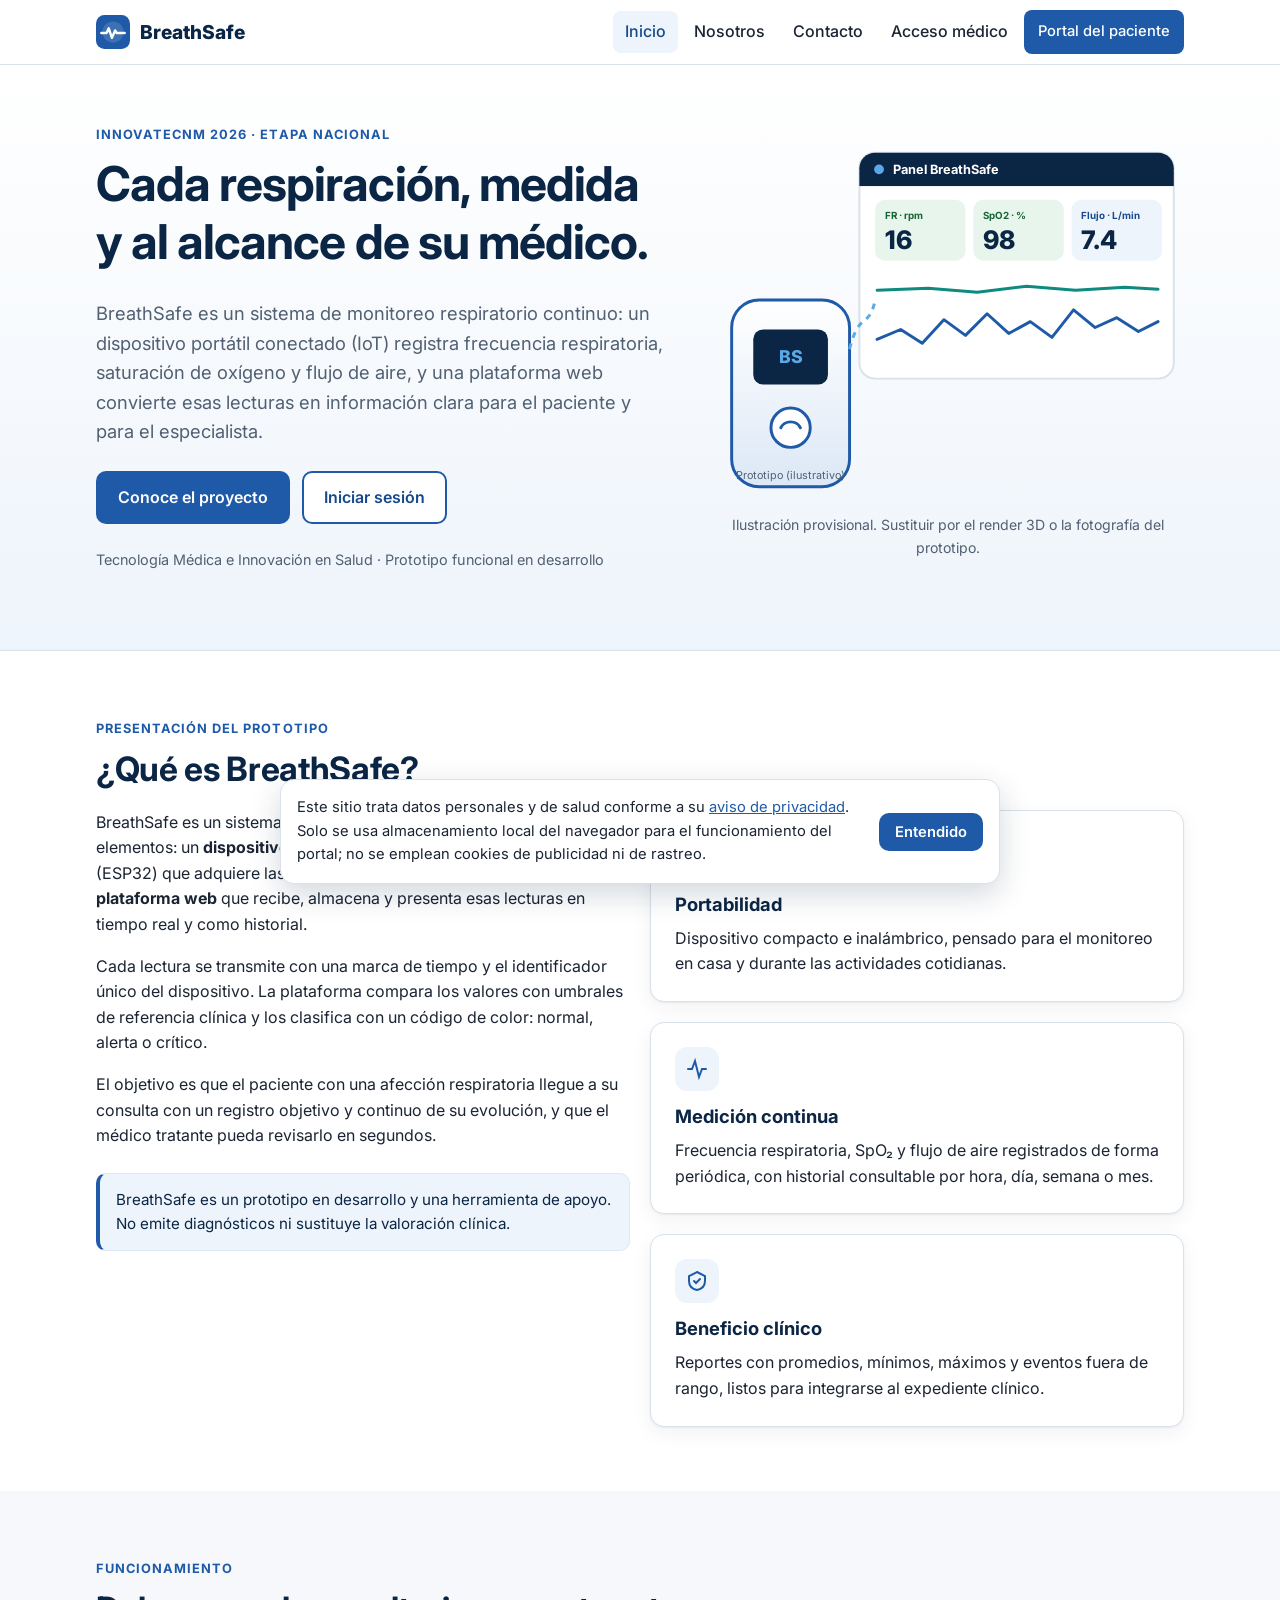
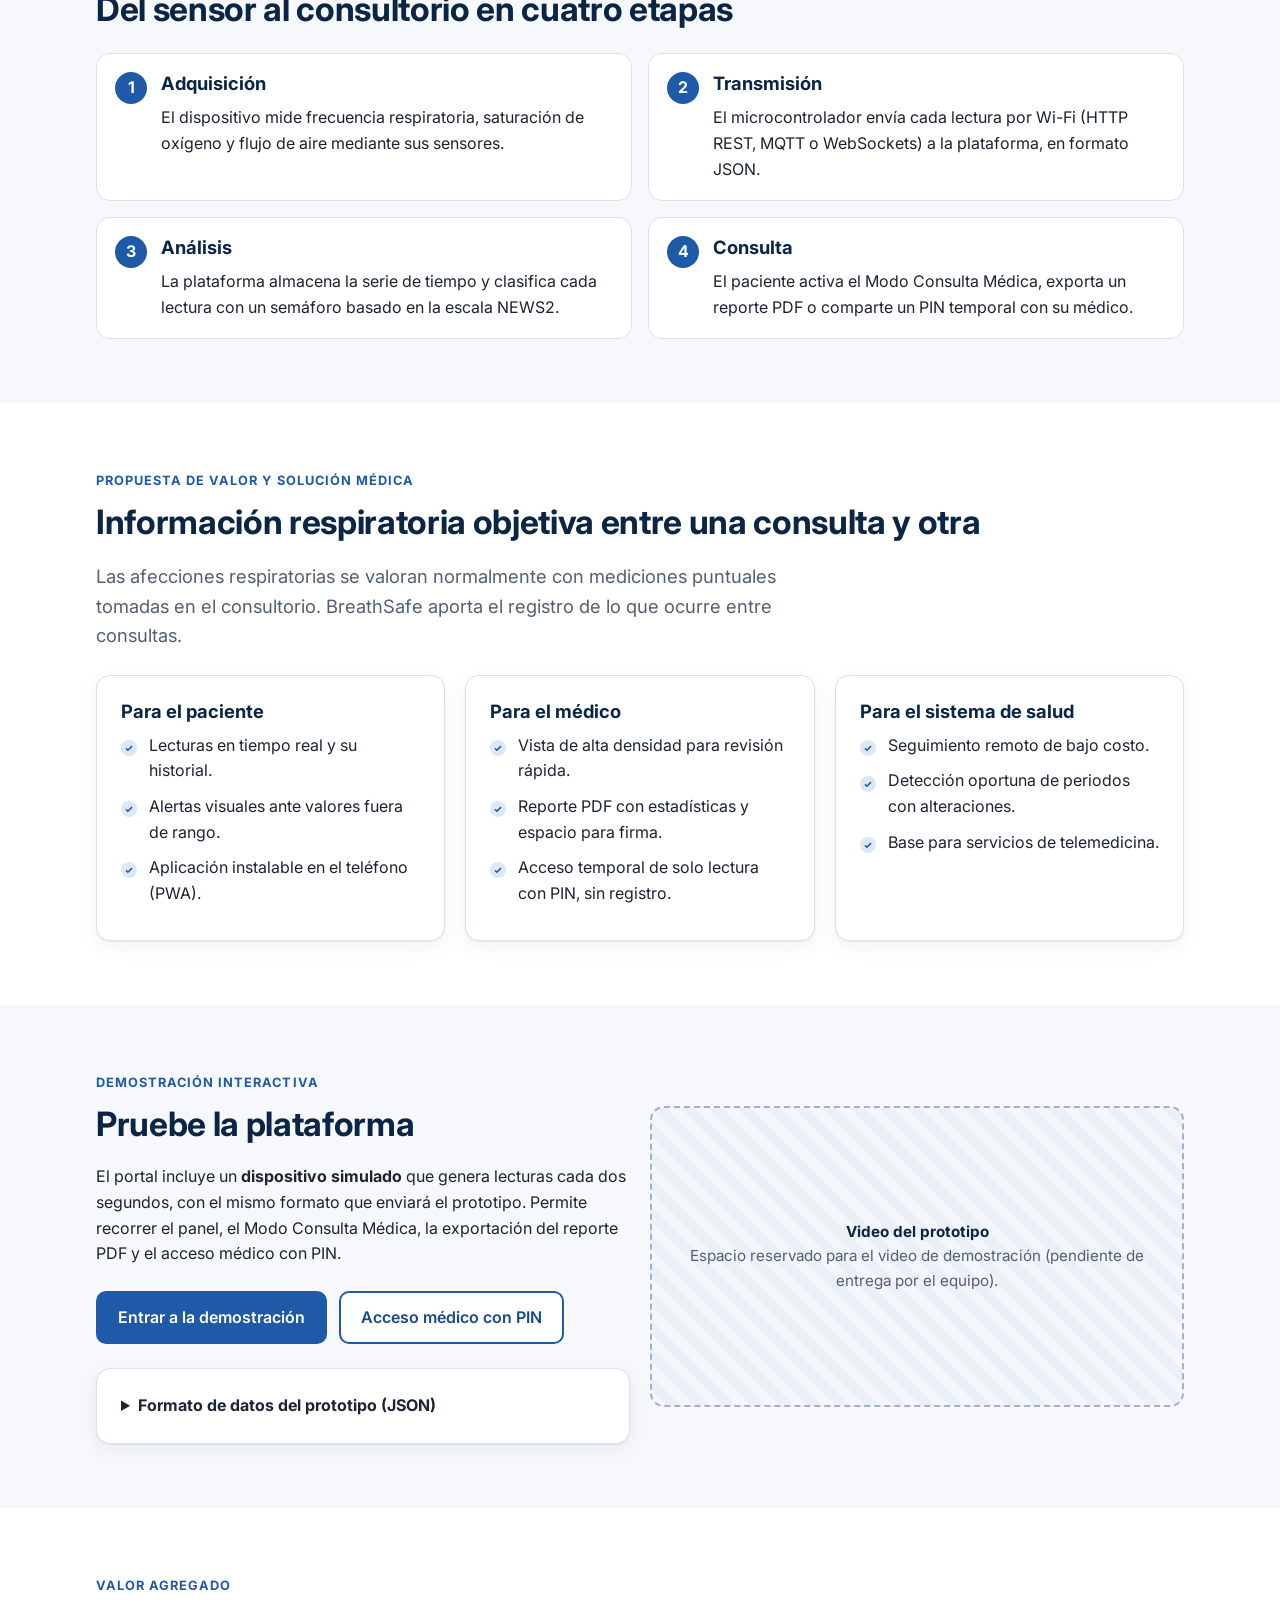
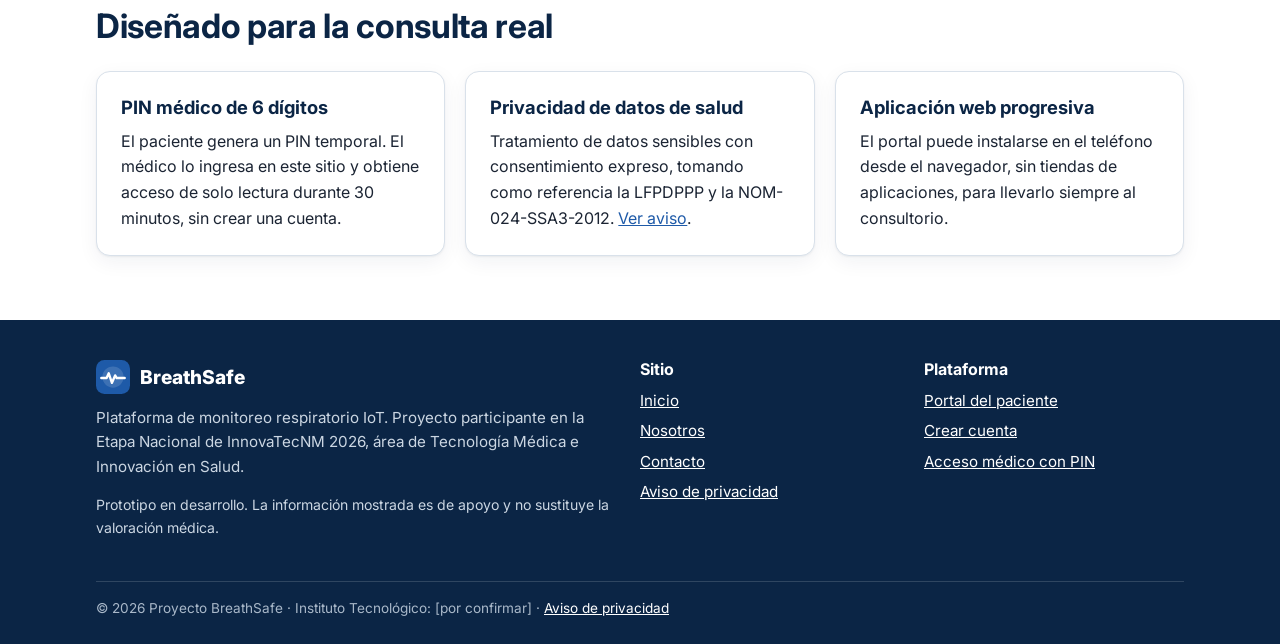
<file: index.html>
<!doctype html>
<html lang="es">
<head>
<meta charset="utf-8">
<meta name="viewport" content="width=device-width, initial-scale=1">
<title>BreathSafe · Monitoreo respiratorio IoT</title>
<meta name="description" content="BreathSafe: dispositivo y plataforma web para el monitoreo continuo de la frecuencia respiratoria, la saturación de oxígeno y el flujo de aire, con reportes listos para la consulta médica.">
<meta name="theme-color" content="#1E5AA8">
<meta property="og:title" content="BreathSafe · Monitoreo respiratorio IoT">
<meta property="og:description" content="BreathSafe: dispositivo y plataforma web para el monitoreo continuo de la frecuencia respiratoria, la saturación de oxígeno y el flujo de aire, con reportes listos para la consulta médica.">
<meta property="og:type" content="website">
<link rel="icon" href="img/icon.svg" type="image/svg+xml">
<link rel="apple-touch-icon" href="img/icon-192.png">
<link rel="manifest" href="manifest.webmanifest">
<link rel="preconnect" href="https://fonts.googleapis.com">
<link rel="preconnect" href="https://fonts.gstatic.com" crossorigin>
<link href="https://fonts.googleapis.com/css2?family=Inter:wght@400;500;600;700;800&display=swap" rel="stylesheet">
<link rel="stylesheet" href="css/styles.css">
</head>
<body>
<a class="skip" href="#main">Saltar al contenido</a>
<header class="site-header">
  <nav class="container nav" aria-label="Principal">
    <a class="brand" href="index.html"><img src="img/logo.svg" alt="" width="34" height="34">BreathSafe</a>
    <button class="nav-toggle" aria-expanded="false" aria-controls="menu">Menú</button>
    <ul class="nav-links" id="menu">
      <li><a href="index.html">Inicio</a></li>
      <li><a href="nosotros.html">Nosotros</a></li>
      <li><a href="contacto.html">Contacto</a></li>
      <li><a href="medico.html">Acceso médico</a></li>
      <li><a class="btn btn-primary btn-sm" href="acceso.html">Portal del paciente</a></li>
    </ul>
  </nav>
</header>
<main id="main">
<section class="hero">
  <div class="container hero-grid">
    <div>
      <span class="eyebrow">InnovaTecNM 2026 · Etapa Nacional</span>
      <h1>Cada respiración, medida y al alcance de su médico.</h1>
      <p class="lead">BreathSafe es un sistema de monitoreo respiratorio continuo: un dispositivo portátil conectado (IoT) registra frecuencia respiratoria, saturación de oxígeno y flujo de aire, y una plataforma web convierte esas lecturas en información clara para el paciente y para el especialista.</p>
      <div class="hero-actions">
        <a class="btn btn-primary" href="#que-es">Conoce el proyecto</a>
        <a class="btn btn-outline" href="acceso.html">Iniciar sesión</a>
      </div>
      <p class="hero-meta">Tecnología Médica e Innovación en Salud · Prototipo funcional en desarrollo</p>
    </div>
    <div>
      <svg viewBox="0 0 480 380" role="img" aria-labelledby="hero-t" style="width:100%;height:auto">
        <title id="hero-t">Ilustración del prototipo BreathSafe enviando lecturas al panel web</title>
        <defs><linearGradient id="g1" x1="0" y1="0" x2="0" y2="1"><stop offset="0" stop-color="#FFFFFF"/><stop offset="1" stop-color="#DCE8F6"/></linearGradient></defs>
        <rect x="150" y="20" width="320" height="230" rx="16" fill="#fff" stroke="#D9E1EA" stroke-width="2"/>
        <rect x="150" y="20" width="320" height="34" rx="16" fill="#0B2545"/><rect x="150" y="40" width="320" height="14" fill="#0B2545"/>
        <circle cx="170" cy="37" r="5" fill="#5AA9E6"/><text x="184" y="42" fill="#fff" font-size="13" font-family="Inter,Arial" font-weight="700">Panel BreathSafe</text>
        <g font-family="Inter,Arial">
          <rect x="166" y="68" width="92" height="62" rx="10" fill="#E8F5EC"/><text x="176" y="88" font-size="10" fill="#166534" font-weight="700">FR · rpm</text><text x="176" y="118" font-size="26" fill="#0B2545" font-weight="800">16</text>
          <rect x="266" y="68" width="92" height="62" rx="10" fill="#E8F5EC"/><text x="276" y="88" font-size="10" fill="#166534" font-weight="700">SpO2 · %</text><text x="276" y="118" font-size="26" fill="#0B2545" font-weight="800">98</text>
          <rect x="366" y="68" width="92" height="62" rx="10" fill="#EEF4FB"/><text x="376" y="88" font-size="10" fill="#174A8C" font-weight="700">Flujo · L/min</text><text x="376" y="118" font-size="26" fill="#0B2545" font-weight="800">7.4</text>
        </g>
        <polyline fill="none" stroke="#1E5AA8" stroke-width="3" stroke-linecap="round" stroke-linejoin="round" points="168,210 192,200 214,214 236,190 258,206 280,184 302,204 324,192 346,208 368,180 390,198 412,188 434,202 454,192"/>
        <polyline fill="none" stroke="#0E8A7E" stroke-width="3" stroke-linecap="round" points="168,160 220,158 270,162 320,156 370,160 420,157 454,159"/>
        <rect x="20" y="170" width="120" height="190" rx="28" fill="url(#g1)" stroke="#1E5AA8" stroke-width="3"/>
        <rect x="42" y="200" width="76" height="56" rx="10" fill="#0B2545"/>
        <text x="80" y="234" text-anchor="middle" fill="#5AA9E6" font-size="18" font-family="Inter,Arial" font-weight="800">BS</text>
        <circle cx="80" cy="300" r="20" fill="#fff" stroke="#1E5AA8" stroke-width="3"/><path d="M70 300c4-8 16-8 20 0" stroke="#1E5AA8" stroke-width="3" fill="none" stroke-linecap="round"/>
        <path d="M140 220 C 150 180, 160 200, 166 170" stroke="#5AA9E6" stroke-width="3" fill="none" stroke-dasharray="6 6"/>
        <text x="80" y="352" text-anchor="middle" fill="#516072" font-size="11" font-family="Inter,Arial">Prototipo (ilustrativo)</text>
      </svg>
      <p class="small muted" style="text-align:center">Ilustración provisional. Sustituir por el render 3D o la fotografía del prototipo.</p>
    </div>
  </div>
</section>

<section class="section section-alt" id="que-es">
  <div class="container">
    <span class="eyebrow">Presentación del prototipo</span>
    <h2>¿Qué es BreathSafe?</h2>
    <div class="grid grid-2" style="align-items:start">
      <div>
        <p>BreathSafe es un sistema de monitoreo respiratorio compuesto por dos elementos: un <strong>dispositivo portátil</strong> basado en microcontrolador (ESP32) que adquiere las variables respiratorias del paciente, y una <strong>plataforma web</strong> que recibe, almacena y presenta esas lecturas en tiempo real y como historial.</p>
        <p>Cada lectura se transmite con una marca de tiempo y el identificador único del dispositivo. La plataforma compara los valores con umbrales de referencia clínica y los clasifica con un código de color: normal, alerta o crítico.</p>
        <p>El objetivo es que el paciente con una afección respiratoria llegue a su consulta con un registro objetivo y continuo de su evolución, y que el médico tratante pueda revisarlo en segundos.</p>
        <div class="notice mt-2">BreathSafe es un prototipo en desarrollo y una herramienta de apoyo. No emite diagnósticos ni sustituye la valoración clínica.</div>
      </div>
      <div class="grid">
        <div class="card"><div class="icon"><svg viewBox="0 0 24 24" fill="none" stroke="currentColor" stroke-width="2" stroke-linecap="round"><rect x="7" y="2" width="10" height="20" rx="3"/><path d="M11 18h2"/></svg></div><h3>Portabilidad</h3><p class="mb-0">Dispositivo compacto e inalámbrico, pensado para el monitoreo en casa y durante las actividades cotidianas.</p></div>
        <div class="card"><div class="icon"><svg viewBox="0 0 24 24" fill="none" stroke="currentColor" stroke-width="2" stroke-linecap="round"><path d="M3 12h4l3-8 4 16 3-8h4"/></svg></div><h3>Medición continua</h3><p class="mb-0">Frecuencia respiratoria, SpO₂ y flujo de aire registrados de forma periódica, con historial consultable por hora, día, semana o mes.</p></div>
        <div class="card"><div class="icon"><svg viewBox="0 0 24 24" fill="none" stroke="currentColor" stroke-width="2" stroke-linecap="round"><path d="M9 12l2 2 4-4"/><path d="M12 3l8 4v5c0 5-3.5 8-8 9-4.5-1-8-4-8-9V7z"/></svg></div><h3>Beneficio clínico</h3><p class="mb-0">Reportes con promedios, mínimos, máximos y eventos fuera de rango, listos para integrarse al expediente clínico.</p></div>
      </div>
    </div>
  </div>
</section>

<section class="section" id="funcionamiento">
  <div class="container">
    <span class="eyebrow">Funcionamiento</span>
    <h2>Del sensor al consultorio en cuatro etapas</h2>
    <ol class="steps grid-2 grid mt-2">
      <li><h3>Adquisición</h3><p class="mb-0">El dispositivo mide frecuencia respiratoria, saturación de oxígeno y flujo de aire mediante sus sensores.</p></li>
      <li><h3>Transmisión</h3><p class="mb-0">El microcontrolador envía cada lectura por Wi-Fi (HTTP REST, MQTT o WebSockets) a la plataforma, en formato JSON.</p></li>
      <li><h3>Análisis</h3><p class="mb-0">La plataforma almacena la serie de tiempo y clasifica cada lectura con un semáforo basado en la escala NEWS2.</p></li>
      <li><h3>Consulta</h3><p class="mb-0">El paciente activa el Modo Consulta Médica, exporta un reporte PDF o comparte un PIN temporal con su médico.</p></li>
    </ol>
  </div>
</section>

<section class="section section-alt" id="propuesta">
  <div class="container">
    <span class="eyebrow">Propuesta de valor y solución médica</span>
    <h2>Información respiratoria objetiva entre una consulta y otra</h2>
    <p class="lead">Las afecciones respiratorias se valoran normalmente con mediciones puntuales tomadas en el consultorio. BreathSafe aporta el registro de lo que ocurre entre consultas.</p>
    <div class="grid grid-3 mt-2">
      <div class="card"><h3>Para el paciente</h3><ul class="list-check"><li>Lecturas en tiempo real y su historial.</li><li>Alertas visuales ante valores fuera de rango.</li><li>Aplicación instalable en el teléfono (PWA).</li></ul></div>
      <div class="card"><h3>Para el médico</h3><ul class="list-check"><li>Vista de alta densidad para revisión rápida.</li><li>Reporte PDF con estadísticas y espacio para firma.</li><li>Acceso temporal de solo lectura con PIN, sin registro.</li></ul></div>
      <div class="card"><h3>Para el sistema de salud</h3><ul class="list-check"><li>Seguimiento remoto de bajo costo.</li><li>Detección oportuna de periodos con alteraciones.</li><li>Base para servicios de telemedicina.</li></ul></div>
    </div>
  </div>
</section>

<section class="section" id="demo">
  <div class="container grid grid-2" style="align-items:center">
    <div>
      <span class="eyebrow">Demostración interactiva</span>
      <h2>Pruebe la plataforma</h2>
      <p>El portal incluye un <strong>dispositivo simulado</strong> que genera lecturas cada dos segundos, con el mismo formato que enviará el prototipo. Permite recorrer el panel, el Modo Consulta Médica, la exportación del reporte PDF y el acceso médico con PIN.</p>
      <div class="hero-actions">
        <a class="btn btn-primary" href="acceso.html">Entrar a la demostración</a>
        <a class="btn btn-outline" href="medico.html">Acceso médico con PIN</a>
      </div>
      <details class="card mt-1"><summary><strong>Formato de datos del prototipo (JSON)</strong></summary>
<pre class="small" style="overflow:auto;margin:12px 0 0">{
  "device_id": "BS-2026-X89",
  "timestamp": "2026-10-14T22:30:00Z",
  "metrics": {
    "respiratory_rate_bpm": 16,
    "spo2_percentage": 98,
    "air_flow_lmin": 12.5,
    "system_status": "NORMAL"
  }
}</pre></details>
    </div>
    <div class="placeholder ratio-16x9"><div><strong>Video del prototipo</strong>Espacio reservado para el video de demostración (pendiente de entrega por el equipo).</div></div>
  </div>
</section>

<section class="section section-alt">
  <div class="container">
    <span class="eyebrow">Valor agregado</span>
    <h2>Diseñado para la consulta real</h2>
    <div class="grid grid-3 mt-2">
      <div class="card"><h3>PIN médico de 6 dígitos</h3><p class="mb-0">El paciente genera un PIN temporal. El médico lo ingresa en este sitio y obtiene acceso de solo lectura durante 30 minutos, sin crear una cuenta.</p></div>
      <div class="card"><h3>Privacidad de datos de salud</h3><p class="mb-0">Tratamiento de datos sensibles con consentimiento expreso, tomando como referencia la LFPDPPP y la NOM-024-SSA3-2012. <a href="privacidad.html">Ver aviso</a>.</p></div>
      <div class="card"><h3>Aplicación web progresiva</h3><p class="mb-0">El portal puede instalarse en el teléfono desde el navegador, sin tiendas de aplicaciones, para llevarlo siempre al consultorio.</p></div>
    </div>
  </div>
</section>
</main>
<footer class="site-footer">
  <div class="container">
    <div class="footer-grid">
      <div>
        <a class="brand" href="index.html" style="color:#fff"><img src="img/logo.svg" alt="" width="30" height="30">BreathSafe</a>
        <p class="mt-1">Plataforma de monitoreo respiratorio IoT. Proyecto participante en la Etapa Nacional de InnovaTecNM 2026, área de Tecnología Médica e Innovación en Salud.</p>
        <p class="small">Prototipo en desarrollo. La información mostrada es de apoyo y no sustituye la valoración médica.</p>
      </div>
      <div>
        <h4>Sitio</h4>
        <ul><li><a href="index.html">Inicio</a></li><li><a href="nosotros.html">Nosotros</a></li><li><a href="contacto.html">Contacto</a></li><li><a href="privacidad.html">Aviso de privacidad</a></li></ul>
      </div>
      <div>
        <h4>Plataforma</h4>
        <ul><li><a href="acceso.html">Portal del paciente</a></li><li><a href="acceso.html#registro">Crear cuenta</a></li><li><a href="medico.html">Acceso médico con PIN</a></li></ul>
      </div>
    </div>
    <div class="footer-bottom">© <span data-year>2026</span> Proyecto BreathSafe · Instituto Tecnológico: [por confirmar] · <a href="privacidad.html">Aviso de privacidad</a></div>
  </div>
</footer>
<div class="privacy-banner" id="privacy-banner" role="region" aria-label="Aviso de privacidad">
  <p>Este sitio trata datos personales y de salud conforme a su <a href="privacidad.html">aviso de privacidad</a>. Solo se usa almacenamiento local del navegador para el funcionamiento del portal; no se emplean cookies de publicidad ni de rastreo.</p>
  <button class="btn btn-primary btn-sm" id="privacy-accept">Entendido</button>
</div>
<script src="js/config.js"></script>
<script src="js/common.js"></script>
</body>
</html>
</file>
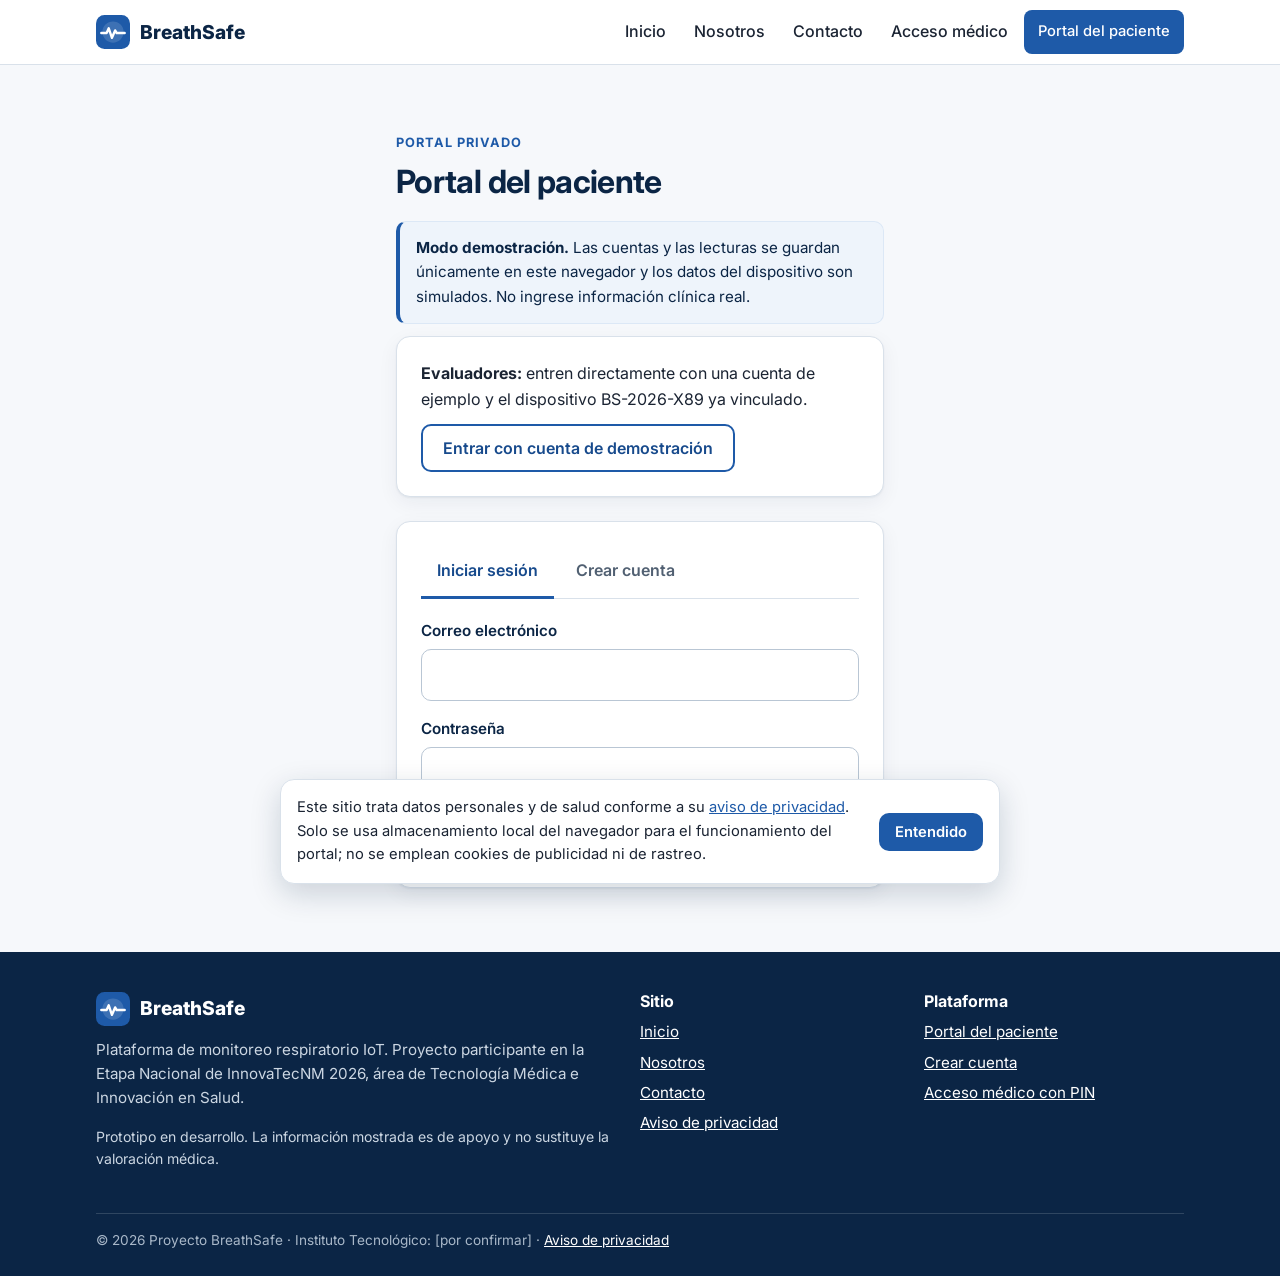
<file: acceso.html>
<!doctype html>
<html lang="es">
<head>
<meta charset="utf-8">
<meta name="viewport" content="width=device-width, initial-scale=1">
<title>Portal del paciente · BreathSafe</title>
<meta name="description" content="Registro e inicio de sesión del portal del paciente BreathSafe.">
<meta name="theme-color" content="#1E5AA8">
<meta property="og:title" content="Portal del paciente · BreathSafe">
<meta property="og:description" content="Registro e inicio de sesión del portal del paciente BreathSafe.">
<meta property="og:type" content="website">
<link rel="icon" href="img/icon.svg" type="image/svg+xml">
<link rel="apple-touch-icon" href="img/icon-192.png">
<link rel="manifest" href="manifest.webmanifest">
<link rel="preconnect" href="https://fonts.googleapis.com">
<link rel="preconnect" href="https://fonts.gstatic.com" crossorigin>
<link href="https://fonts.googleapis.com/css2?family=Inter:wght@400;500;600;700;800&display=swap" rel="stylesheet">
<link rel="stylesheet" href="css/styles.css">
</head>
<body>
<a class="skip" href="#main">Saltar al contenido</a>
<header class="site-header">
  <nav class="container nav" aria-label="Principal">
    <a class="brand" href="index.html"><img src="img/logo.svg" alt="" width="34" height="34">BreathSafe</a>
    <button class="nav-toggle" aria-expanded="false" aria-controls="menu">Menú</button>
    <ul class="nav-links" id="menu">
      <li><a href="index.html">Inicio</a></li>
      <li><a href="nosotros.html">Nosotros</a></li>
      <li><a href="contacto.html">Contacto</a></li>
      <li><a href="medico.html">Acceso médico</a></li>
      <li><a class="btn btn-primary btn-sm" href="acceso.html">Portal del paciente</a></li>
    </ul>
  </nav>
</header>
<main id="main">
<section class="section">
  <div class="container auth-wrap">
    <span class="eyebrow">Portal privado</span>
    <h1 style="font-size:2rem">Portal del paciente</h1>
    <div class="notice mb-0" data-demo-note>
      <strong>Modo demostración.</strong> Las cuentas y las lecturas se guardan únicamente en este navegador y los datos del dispositivo son simulados. No ingrese información clínica real.
    </div>
    <div class="card mt-1" data-demo-note>
      <p class="mb-0"><strong>Evaluadores:</strong> entren directamente con una cuenta de ejemplo y el dispositivo BS-2026-X89 ya vinculado.</p>
      <button class="btn btn-outline mt-1" id="btn-demo-account" type="button">Entrar con cuenta de demostración</button>
    </div>

    <div class="card mt-2">
      <div class="tabs" role="tablist">
        <button class="tab" role="tab" data-tab="login" aria-selected="true">Iniciar sesión</button>
        <button class="tab" role="tab" data-tab="register" aria-selected="false">Crear cuenta</button>
      </div>

      <form class="form" id="login-form" novalidate>
        <div class="field"><label for="l-email">Correo electrónico</label><input id="l-email" name="email" type="email" autocomplete="email" required></div>
        <div class="field"><label for="l-pass">Contraseña</label><input id="l-pass" name="password" type="password" autocomplete="current-password" required></div>
        <button class="btn btn-primary" type="submit">Iniciar sesión</button>
        <div class="form-msg" id="login-msg" role="alert"></div>
      </form>

      <form class="form hidden" id="register-form" novalidate>
        <div class="field"><label for="r-name">Nombre completo</label><input id="r-name" name="name" autocomplete="name" required></div>
        <div class="field"><label for="r-email">Correo electrónico</label><input id="r-email" name="email" type="email" autocomplete="email" required></div>
        <div class="form-row">
          <div class="field"><label for="r-pass">Contraseña</label><input id="r-pass" name="password" type="password" minlength="8" autocomplete="new-password" required><small>Mínimo 8 caracteres.</small></div>
          <div class="field"><label for="r-pass2">Confirmar contraseña</label><input id="r-pass2" name="password2" type="password" autocomplete="new-password" required></div>
        </div>
        <div class="form-row">
          <div class="field"><label for="r-age">Edad</label><input id="r-age" name="age" type="number" min="0" max="120" inputmode="numeric"></div>
          <div class="field"><label for="r-gender">Género</label>
            <select id="r-gender" name="gender"><option value="">Seleccione…</option><option>Femenino</option><option>Masculino</option><option>Otro</option><option>No especificado</option></select></div>
        </div>
        <div class="field"><label for="r-notes">Notas clínicas (opcional)</label><textarea id="r-notes" name="notes" placeholder="Diagnóstico, tratamiento o indicaciones relevantes para su médico."></textarea></div>
        <label class="flex small" style="flex-wrap:nowrap;align-items:flex-start"><input type="checkbox" name="consent" style="width:auto;min-height:0;margin-top:4px"> <span>Otorgo mi consentimiento expreso para el tratamiento de mis datos de salud conforme al <a href="privacidad.html">aviso de privacidad</a>.</span></label>
        <button class="btn btn-primary" type="submit">Crear cuenta</button>
        <div class="form-msg" id="register-msg" role="alert"></div>
      </form>
    </div>
  </div>
</section>
</main>
<footer class="site-footer">
  <div class="container">
    <div class="footer-grid">
      <div>
        <a class="brand" href="index.html" style="color:#fff"><img src="img/logo.svg" alt="" width="30" height="30">BreathSafe</a>
        <p class="mt-1">Plataforma de monitoreo respiratorio IoT. Proyecto participante en la Etapa Nacional de InnovaTecNM 2026, área de Tecnología Médica e Innovación en Salud.</p>
        <p class="small">Prototipo en desarrollo. La información mostrada es de apoyo y no sustituye la valoración médica.</p>
      </div>
      <div>
        <h4>Sitio</h4>
        <ul><li><a href="index.html">Inicio</a></li><li><a href="nosotros.html">Nosotros</a></li><li><a href="contacto.html">Contacto</a></li><li><a href="privacidad.html">Aviso de privacidad</a></li></ul>
      </div>
      <div>
        <h4>Plataforma</h4>
        <ul><li><a href="acceso.html">Portal del paciente</a></li><li><a href="acceso.html#registro">Crear cuenta</a></li><li><a href="medico.html">Acceso médico con PIN</a></li></ul>
      </div>
    </div>
    <div class="footer-bottom">© <span data-year>2026</span> Proyecto BreathSafe · Instituto Tecnológico: [por confirmar] · <a href="privacidad.html">Aviso de privacidad</a></div>
  </div>
</footer>
<div class="privacy-banner" id="privacy-banner" role="region" aria-label="Aviso de privacidad">
  <p>Este sitio trata datos personales y de salud conforme a su <a href="privacidad.html">aviso de privacidad</a>. Solo se usa almacenamiento local del navegador para el funcionamiento del portal; no se emplean cookies de publicidad ni de rastreo.</p>
  <button class="btn btn-primary btn-sm" id="privacy-accept">Entendido</button>
</div>
<script src="js/config.js"></script>
<script src="js/common.js"></script>
<script src="js/sim.js"></script>
<script src="js/api.js"></script>
<script src="js/acceso.js"></script>
</body>
</html>
</file>
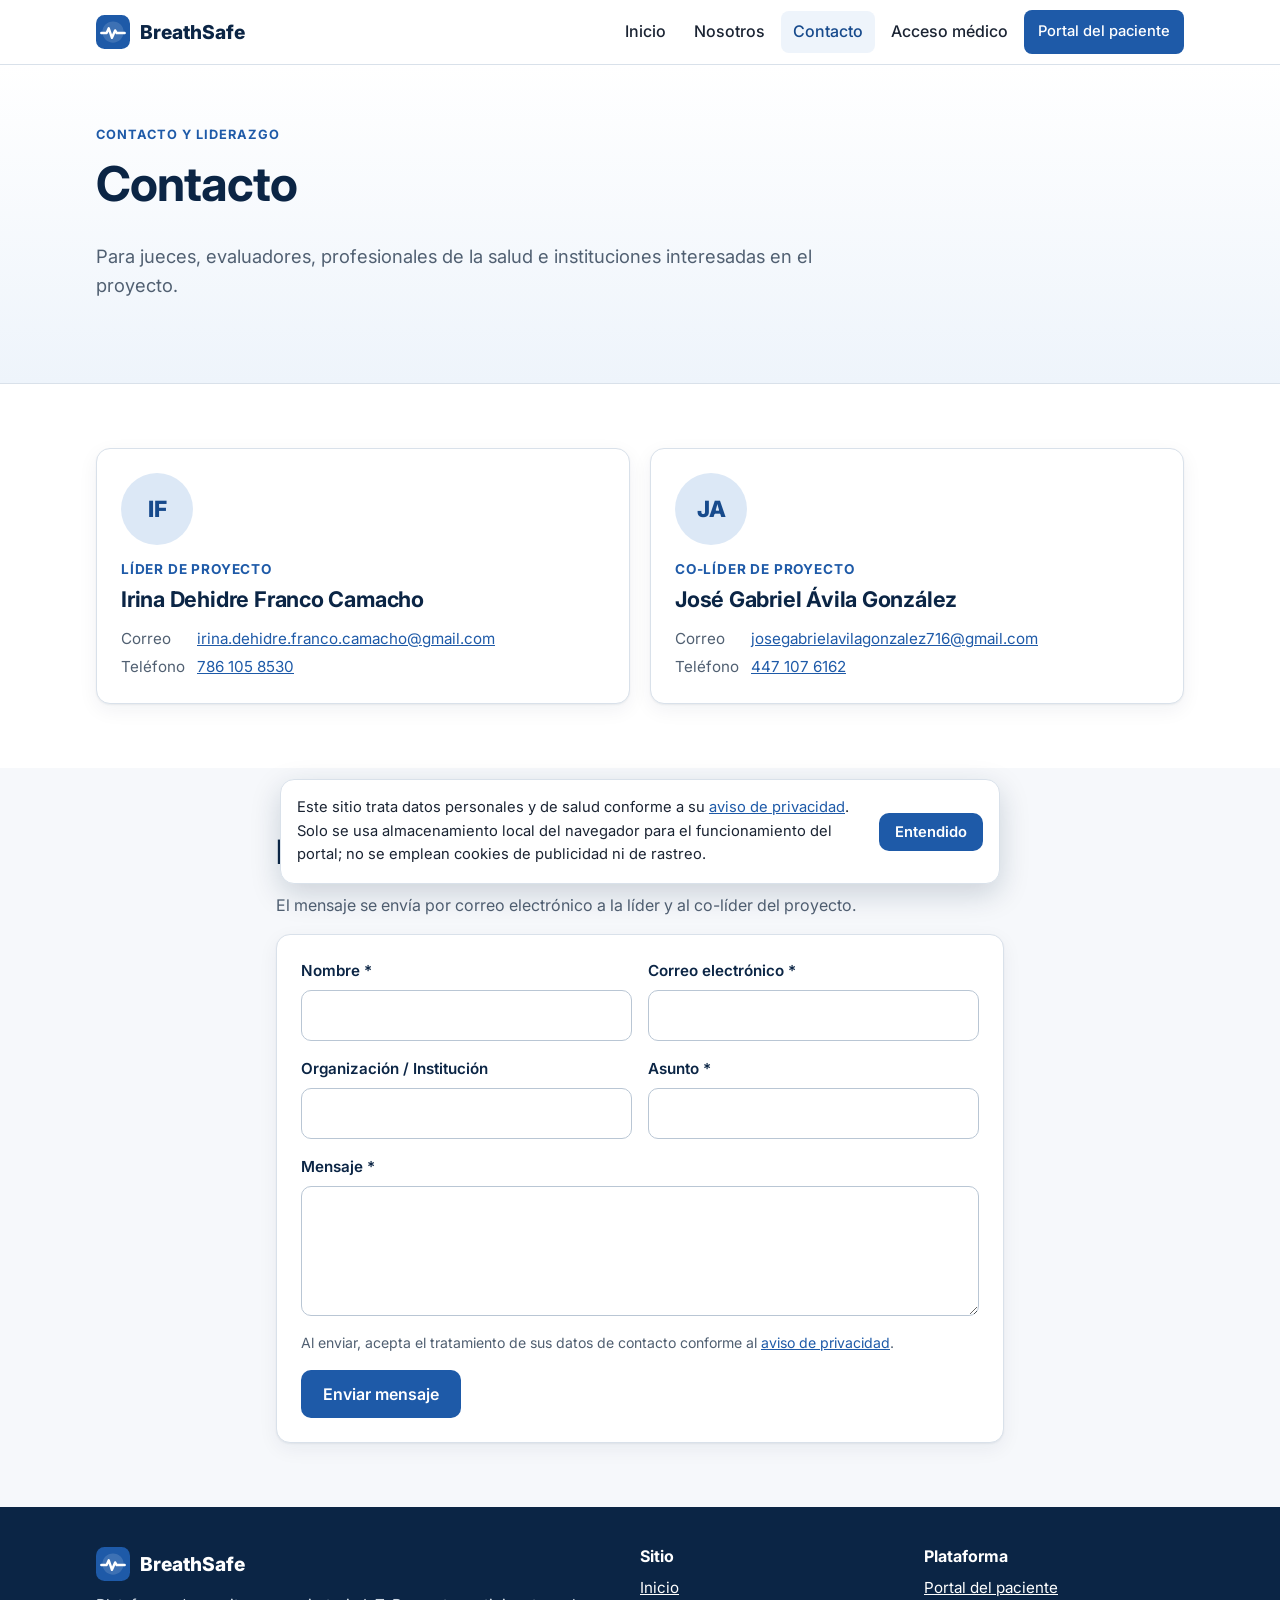
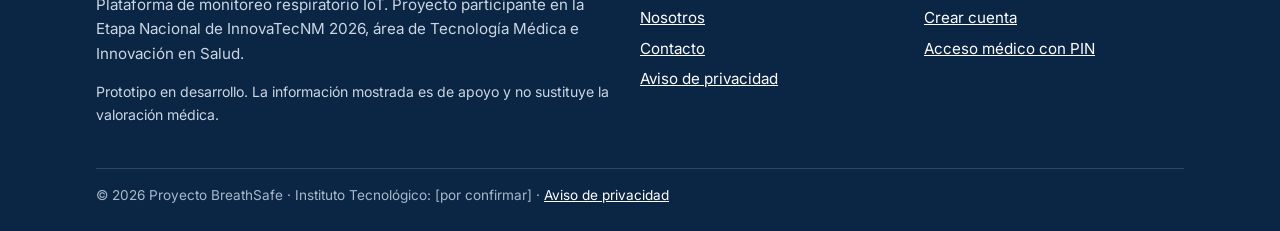
<file: contacto.html>
<!doctype html>
<html lang="es">
<head>
<meta charset="utf-8">
<meta name="viewport" content="width=device-width, initial-scale=1">
<title>Contacto · BreathSafe</title>
<meta name="description" content="Datos de contacto de la líder y el co-líder del proyecto BreathSafe y formulario de contacto directo.">
<meta name="theme-color" content="#1E5AA8">
<meta property="og:title" content="Contacto · BreathSafe">
<meta property="og:description" content="Datos de contacto de la líder y el co-líder del proyecto BreathSafe y formulario de contacto directo.">
<meta property="og:type" content="website">
<link rel="icon" href="img/icon.svg" type="image/svg+xml">
<link rel="apple-touch-icon" href="img/icon-192.png">
<link rel="manifest" href="manifest.webmanifest">
<link rel="preconnect" href="https://fonts.googleapis.com">
<link rel="preconnect" href="https://fonts.gstatic.com" crossorigin>
<link href="https://fonts.googleapis.com/css2?family=Inter:wght@400;500;600;700;800&display=swap" rel="stylesheet">
<link rel="stylesheet" href="css/styles.css">
</head>
<body>
<a class="skip" href="#main">Saltar al contenido</a>
<header class="site-header">
  <nav class="container nav" aria-label="Principal">
    <a class="brand" href="index.html"><img src="img/logo.svg" alt="" width="34" height="34">BreathSafe</a>
    <button class="nav-toggle" aria-expanded="false" aria-controls="menu">Menú</button>
    <ul class="nav-links" id="menu">
      <li><a href="index.html">Inicio</a></li>
      <li><a href="nosotros.html">Nosotros</a></li>
      <li><a href="contacto.html">Contacto</a></li>
      <li><a href="medico.html">Acceso médico</a></li>
      <li><a class="btn btn-primary btn-sm" href="acceso.html">Portal del paciente</a></li>
    </ul>
  </nav>
</header>
<main id="main">
<section class="hero">
  <div class="container">
    <span class="eyebrow">Contacto y liderazgo</span>
    <h1>Contacto</h1>
    <p class="lead">Para jueces, evaluadores, profesionales de la salud e instituciones interesadas en el proyecto.</p>
  </div>
</section>

<section class="section section-alt">
  <div class="container grid grid-2">
    <article class="card leader">
      <div class="avatar" aria-hidden="true">IF</div>
      <span class="role">Líder de proyecto</span>
      <h2 class="mb-0" style="font-size:1.35rem">Irina Dehidre Franco Camacho</h2>
      <dl>
        <dt>Correo</dt><dd><a href="mailto:irina.dehidre.franco.camacho@gmail.com">irina.dehidre.franco.camacho@gmail.com</a></dd>
        <dt>Teléfono</dt><dd><a href="tel:+527861058530">786 105 8530</a></dd>
      </dl>
    </article>
    <article class="card leader">
      <div class="avatar" aria-hidden="true">JA</div>
      <span class="role">Co-líder de proyecto</span>
      <h2 class="mb-0" style="font-size:1.35rem">José Gabriel Ávila González</h2>
      <dl>
        <dt>Correo</dt><dd><a href="mailto:josegabrielavilagonzalez716@gmail.com">josegabrielavilagonzalez716@gmail.com</a></dd>
        <dt>Teléfono</dt><dd><a href="tel:+524471076162">447 107 6162</a></dd>
      </dl>
    </article>
  </div>
</section>

<section class="section">
  <div class="container" style="max-width:760px">
    <h2>Formulario de contacto directo</h2>
    <p class="muted">El mensaje se envía por correo electrónico a la líder y al co-líder del proyecto.</p>
    <form class="form card" id="contact-form" novalidate>
      <div class="form-row">
        <div class="field"><label for="c-nombre">Nombre *</label><input id="c-nombre" name="nombre" autocomplete="name" required></div>
        <div class="field"><label for="c-correo">Correo electrónico *</label><input id="c-correo" name="correo" type="email" autocomplete="email" required></div>
      </div>
      <div class="form-row">
        <div class="field"><label for="c-org">Organización / Institución</label><input id="c-org" name="organizacion" autocomplete="organization"></div>
        <div class="field"><label for="c-asunto">Asunto *</label><input id="c-asunto" name="asunto" required></div>
      </div>
      <div class="field"><label for="c-msg">Mensaje *</label><textarea id="c-msg" name="mensaje" required></textarea></div>
      <input type="text" name="_honey" tabindex="-1" autocomplete="off" style="position:absolute;left:-9999px" aria-hidden="true">
      <p class="small muted mb-0">Al enviar, acepta el tratamiento de sus datos de contacto conforme al <a href="privacidad.html">aviso de privacidad</a>.</p>
      <div><button class="btn btn-primary" type="submit">Enviar mensaje</button></div>
      <div class="form-msg" id="contact-msg" role="status" aria-live="polite"></div>
    </form>
  </div>
</section>
</main>
<footer class="site-footer">
  <div class="container">
    <div class="footer-grid">
      <div>
        <a class="brand" href="index.html" style="color:#fff"><img src="img/logo.svg" alt="" width="30" height="30">BreathSafe</a>
        <p class="mt-1">Plataforma de monitoreo respiratorio IoT. Proyecto participante en la Etapa Nacional de InnovaTecNM 2026, área de Tecnología Médica e Innovación en Salud.</p>
        <p class="small">Prototipo en desarrollo. La información mostrada es de apoyo y no sustituye la valoración médica.</p>
      </div>
      <div>
        <h4>Sitio</h4>
        <ul><li><a href="index.html">Inicio</a></li><li><a href="nosotros.html">Nosotros</a></li><li><a href="contacto.html">Contacto</a></li><li><a href="privacidad.html">Aviso de privacidad</a></li></ul>
      </div>
      <div>
        <h4>Plataforma</h4>
        <ul><li><a href="acceso.html">Portal del paciente</a></li><li><a href="acceso.html#registro">Crear cuenta</a></li><li><a href="medico.html">Acceso médico con PIN</a></li></ul>
      </div>
    </div>
    <div class="footer-bottom">© <span data-year>2026</span> Proyecto BreathSafe · Instituto Tecnológico: [por confirmar] · <a href="privacidad.html">Aviso de privacidad</a></div>
  </div>
</footer>
<div class="privacy-banner" id="privacy-banner" role="region" aria-label="Aviso de privacidad">
  <p>Este sitio trata datos personales y de salud conforme a su <a href="privacidad.html">aviso de privacidad</a>. Solo se usa almacenamiento local del navegador para el funcionamiento del portal; no se emplean cookies de publicidad ni de rastreo.</p>
  <button class="btn btn-primary btn-sm" id="privacy-accept">Entendido</button>
</div>
<script src="js/config.js"></script>
<script src="js/common.js"></script>
<script src="js/contacto.js"></script>
</body>
</html>
</file>
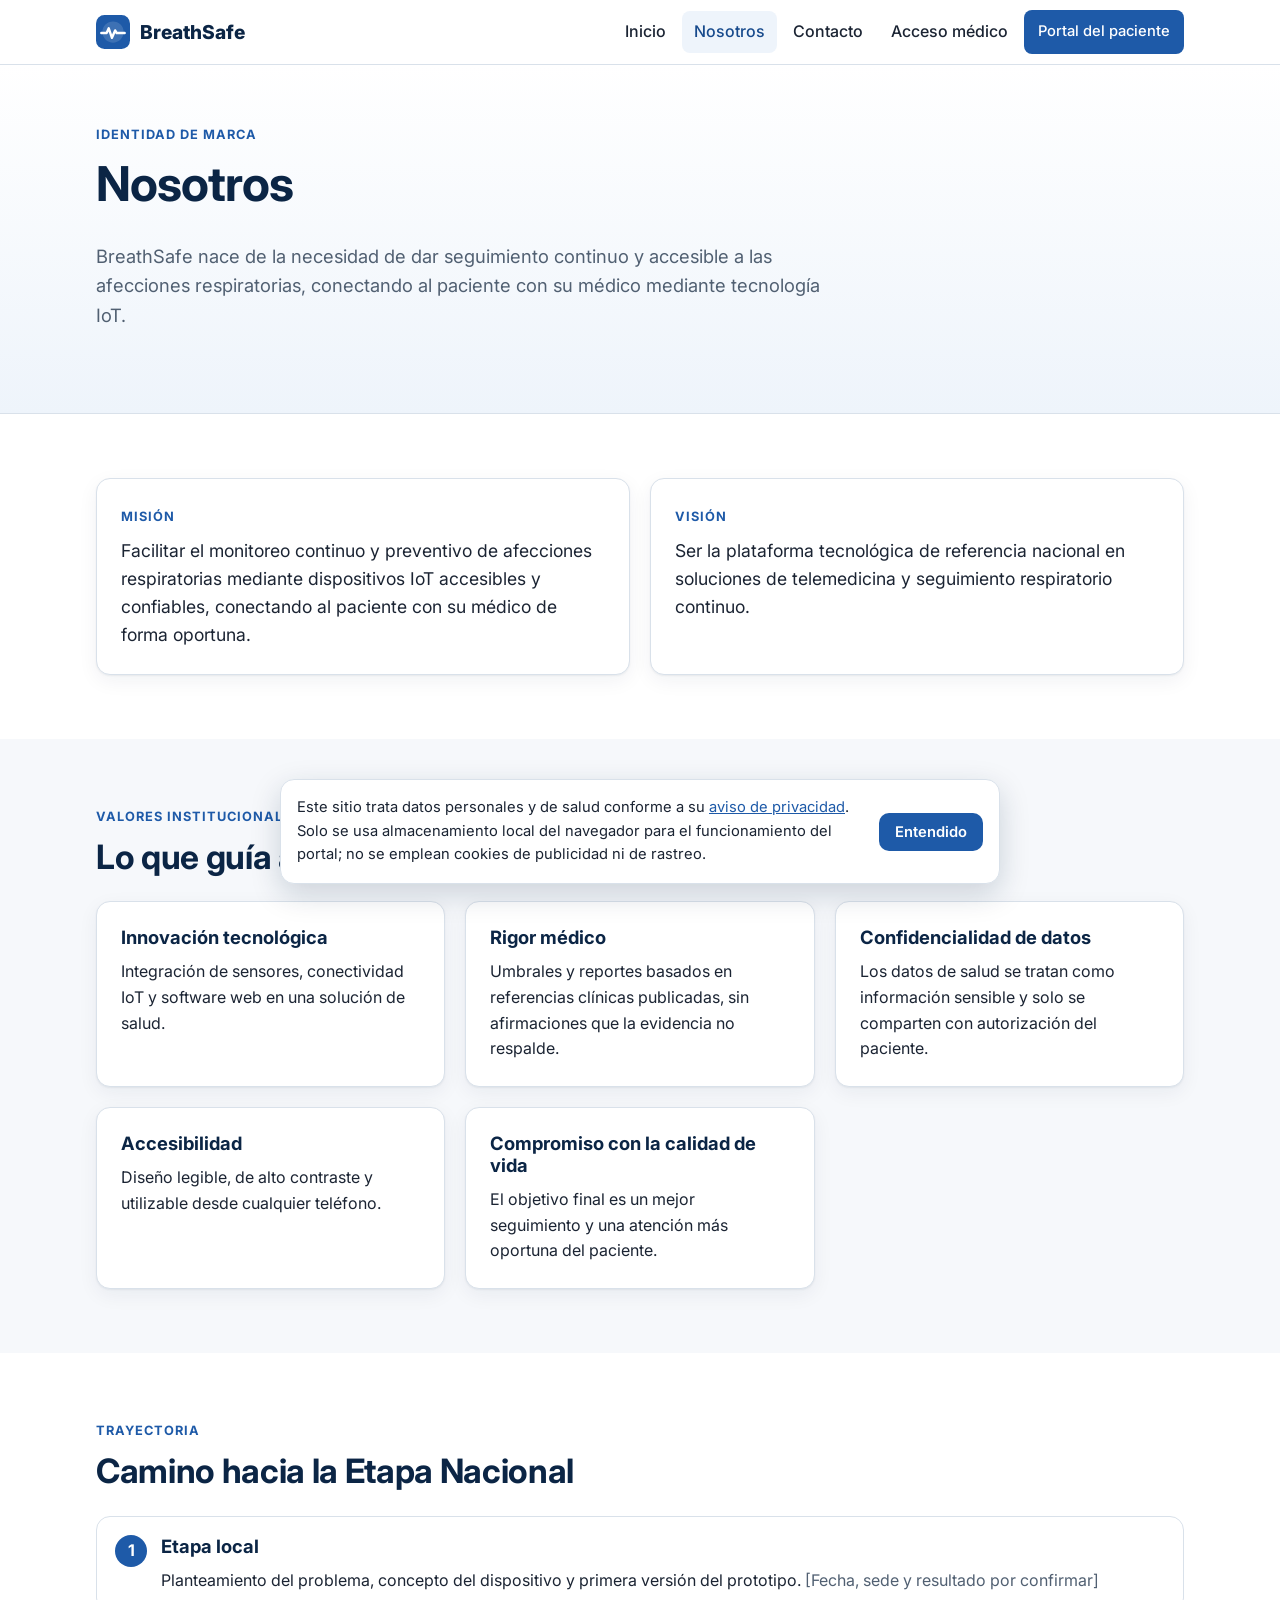
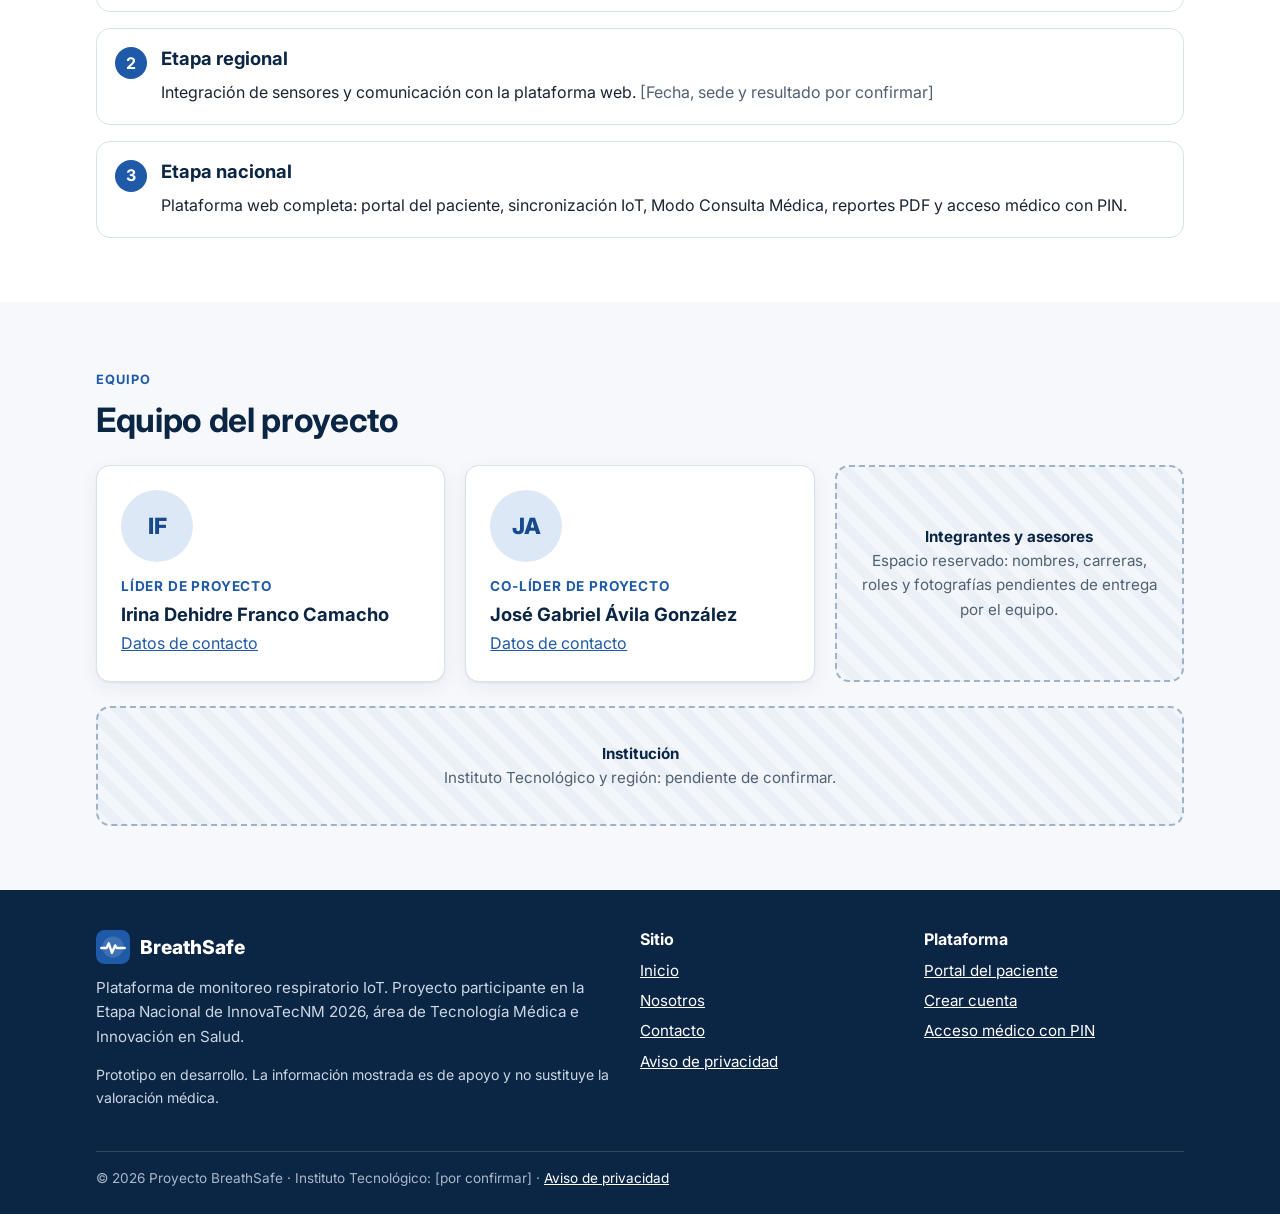
<file: nosotros.html>
<!doctype html>
<html lang="es">
<head>
<meta charset="utf-8">
<meta name="viewport" content="width=device-width, initial-scale=1">
<title>Nosotros · BreathSafe</title>
<meta name="description" content="Misión, visión, valores institucionales y trayectoria del proyecto BreathSafe hacia la Etapa Nacional de InnovaTecNM.">
<meta name="theme-color" content="#1E5AA8">
<meta property="og:title" content="Nosotros · BreathSafe">
<meta property="og:description" content="Misión, visión, valores institucionales y trayectoria del proyecto BreathSafe hacia la Etapa Nacional de InnovaTecNM.">
<meta property="og:type" content="website">
<link rel="icon" href="img/icon.svg" type="image/svg+xml">
<link rel="apple-touch-icon" href="img/icon-192.png">
<link rel="manifest" href="manifest.webmanifest">
<link rel="preconnect" href="https://fonts.googleapis.com">
<link rel="preconnect" href="https://fonts.gstatic.com" crossorigin>
<link href="https://fonts.googleapis.com/css2?family=Inter:wght@400;500;600;700;800&display=swap" rel="stylesheet">
<link rel="stylesheet" href="css/styles.css">
</head>
<body>
<a class="skip" href="#main">Saltar al contenido</a>
<header class="site-header">
  <nav class="container nav" aria-label="Principal">
    <a class="brand" href="index.html"><img src="img/logo.svg" alt="" width="34" height="34">BreathSafe</a>
    <button class="nav-toggle" aria-expanded="false" aria-controls="menu">Menú</button>
    <ul class="nav-links" id="menu">
      <li><a href="index.html">Inicio</a></li>
      <li><a href="nosotros.html">Nosotros</a></li>
      <li><a href="contacto.html">Contacto</a></li>
      <li><a href="medico.html">Acceso médico</a></li>
      <li><a class="btn btn-primary btn-sm" href="acceso.html">Portal del paciente</a></li>
    </ul>
  </nav>
</header>
<main id="main">
<section class="hero">
  <div class="container">
    <span class="eyebrow">Identidad de marca</span>
    <h1>Nosotros</h1>
    <p class="lead">BreathSafe nace de la necesidad de dar seguimiento continuo y accesible a las afecciones respiratorias, conectando al paciente con su médico mediante tecnología IoT.</p>
  </div>
</section>

<section class="section section-alt">
  <div class="container grid grid-2">
    <div class="card"><span class="eyebrow">Misión</span><p class="mb-0" style="font-size:1.1rem">Facilitar el monitoreo continuo y preventivo de afecciones respiratorias mediante dispositivos IoT accesibles y confiables, conectando al paciente con su médico de forma oportuna.</p></div>
    <div class="card"><span class="eyebrow">Visión</span><p class="mb-0" style="font-size:1.1rem">Ser la plataforma tecnológica de referencia nacional en soluciones de telemedicina y seguimiento respiratorio continuo.</p></div>
  </div>
</section>

<section class="section">
  <div class="container">
    <span class="eyebrow">Valores institucionales</span>
    <h2>Lo que guía al proyecto</h2>
    <div class="grid grid-3 mt-2">
      <div class="card"><h3>Innovación tecnológica</h3><p class="mb-0">Integración de sensores, conectividad IoT y software web en una solución de salud.</p></div>
      <div class="card"><h3>Rigor médico</h3><p class="mb-0">Umbrales y reportes basados en referencias clínicas publicadas, sin afirmaciones que la evidencia no respalde.</p></div>
      <div class="card"><h3>Confidencialidad de datos</h3><p class="mb-0">Los datos de salud se tratan como información sensible y solo se comparten con autorización del paciente.</p></div>
      <div class="card"><h3>Accesibilidad</h3><p class="mb-0">Diseño legible, de alto contraste y utilizable desde cualquier teléfono.</p></div>
      <div class="card"><h3>Compromiso con la calidad de vida</h3><p class="mb-0">El objetivo final es un mejor seguimiento y una atención más oportuna del paciente.</p></div>
    </div>
  </div>
</section>

<section class="section section-alt">
  <div class="container">
    <span class="eyebrow">Trayectoria</span>
    <h2>Camino hacia la Etapa Nacional</h2>
    <ol class="steps mt-2">
      <li><h3>Etapa local</h3><p class="mb-0">Planteamiento del problema, concepto del dispositivo y primera versión del prototipo. <span class="muted">[Fecha, sede y resultado por confirmar]</span></p></li>
      <li><h3>Etapa regional</h3><p class="mb-0">Integración de sensores y comunicación con la plataforma web. <span class="muted">[Fecha, sede y resultado por confirmar]</span></p></li>
      <li><h3>Etapa nacional</h3><p class="mb-0">Plataforma web completa: portal del paciente, sincronización IoT, Modo Consulta Médica, reportes PDF y acceso médico con PIN.</p></li>
    </ol>
  </div>
</section>

<section class="section">
  <div class="container">
    <span class="eyebrow">Equipo</span>
    <h2>Equipo del proyecto</h2>
    <div class="grid grid-3 mt-2">
      <div class="card leader"><div class="avatar" aria-hidden="true">IF</div><span class="role">Líder de proyecto</span><h3 class="mb-0">Irina Dehidre Franco Camacho</h3><a href="contacto.html">Datos de contacto</a></div>
      <div class="card leader"><div class="avatar" aria-hidden="true">JA</div><span class="role">Co-líder de proyecto</span><h3 class="mb-0">José Gabriel Ávila González</h3><a href="contacto.html">Datos de contacto</a></div>
      <div class="placeholder"><div><strong>Integrantes y asesores</strong>Espacio reservado: nombres, carreras, roles y fotografías pendientes de entrega por el equipo.</div></div>
    </div>
    <div class="placeholder mt-2" style="min-height:120px"><div><strong>Institución</strong>Instituto Tecnológico y región: pendiente de confirmar.</div></div>
  </div>
</section>
</main>
<footer class="site-footer">
  <div class="container">
    <div class="footer-grid">
      <div>
        <a class="brand" href="index.html" style="color:#fff"><img src="img/logo.svg" alt="" width="30" height="30">BreathSafe</a>
        <p class="mt-1">Plataforma de monitoreo respiratorio IoT. Proyecto participante en la Etapa Nacional de InnovaTecNM 2026, área de Tecnología Médica e Innovación en Salud.</p>
        <p class="small">Prototipo en desarrollo. La información mostrada es de apoyo y no sustituye la valoración médica.</p>
      </div>
      <div>
        <h4>Sitio</h4>
        <ul><li><a href="index.html">Inicio</a></li><li><a href="nosotros.html">Nosotros</a></li><li><a href="contacto.html">Contacto</a></li><li><a href="privacidad.html">Aviso de privacidad</a></li></ul>
      </div>
      <div>
        <h4>Plataforma</h4>
        <ul><li><a href="acceso.html">Portal del paciente</a></li><li><a href="acceso.html#registro">Crear cuenta</a></li><li><a href="medico.html">Acceso médico con PIN</a></li></ul>
      </div>
    </div>
    <div class="footer-bottom">© <span data-year>2026</span> Proyecto BreathSafe · Instituto Tecnológico: [por confirmar] · <a href="privacidad.html">Aviso de privacidad</a></div>
  </div>
</footer>
<div class="privacy-banner" id="privacy-banner" role="region" aria-label="Aviso de privacidad">
  <p>Este sitio trata datos personales y de salud conforme a su <a href="privacidad.html">aviso de privacidad</a>. Solo se usa almacenamiento local del navegador para el funcionamiento del portal; no se emplean cookies de publicidad ni de rastreo.</p>
  <button class="btn btn-primary btn-sm" id="privacy-accept">Entendido</button>
</div>
<script src="js/config.js"></script>
<script src="js/common.js"></script>
</body>
</html>
</file>
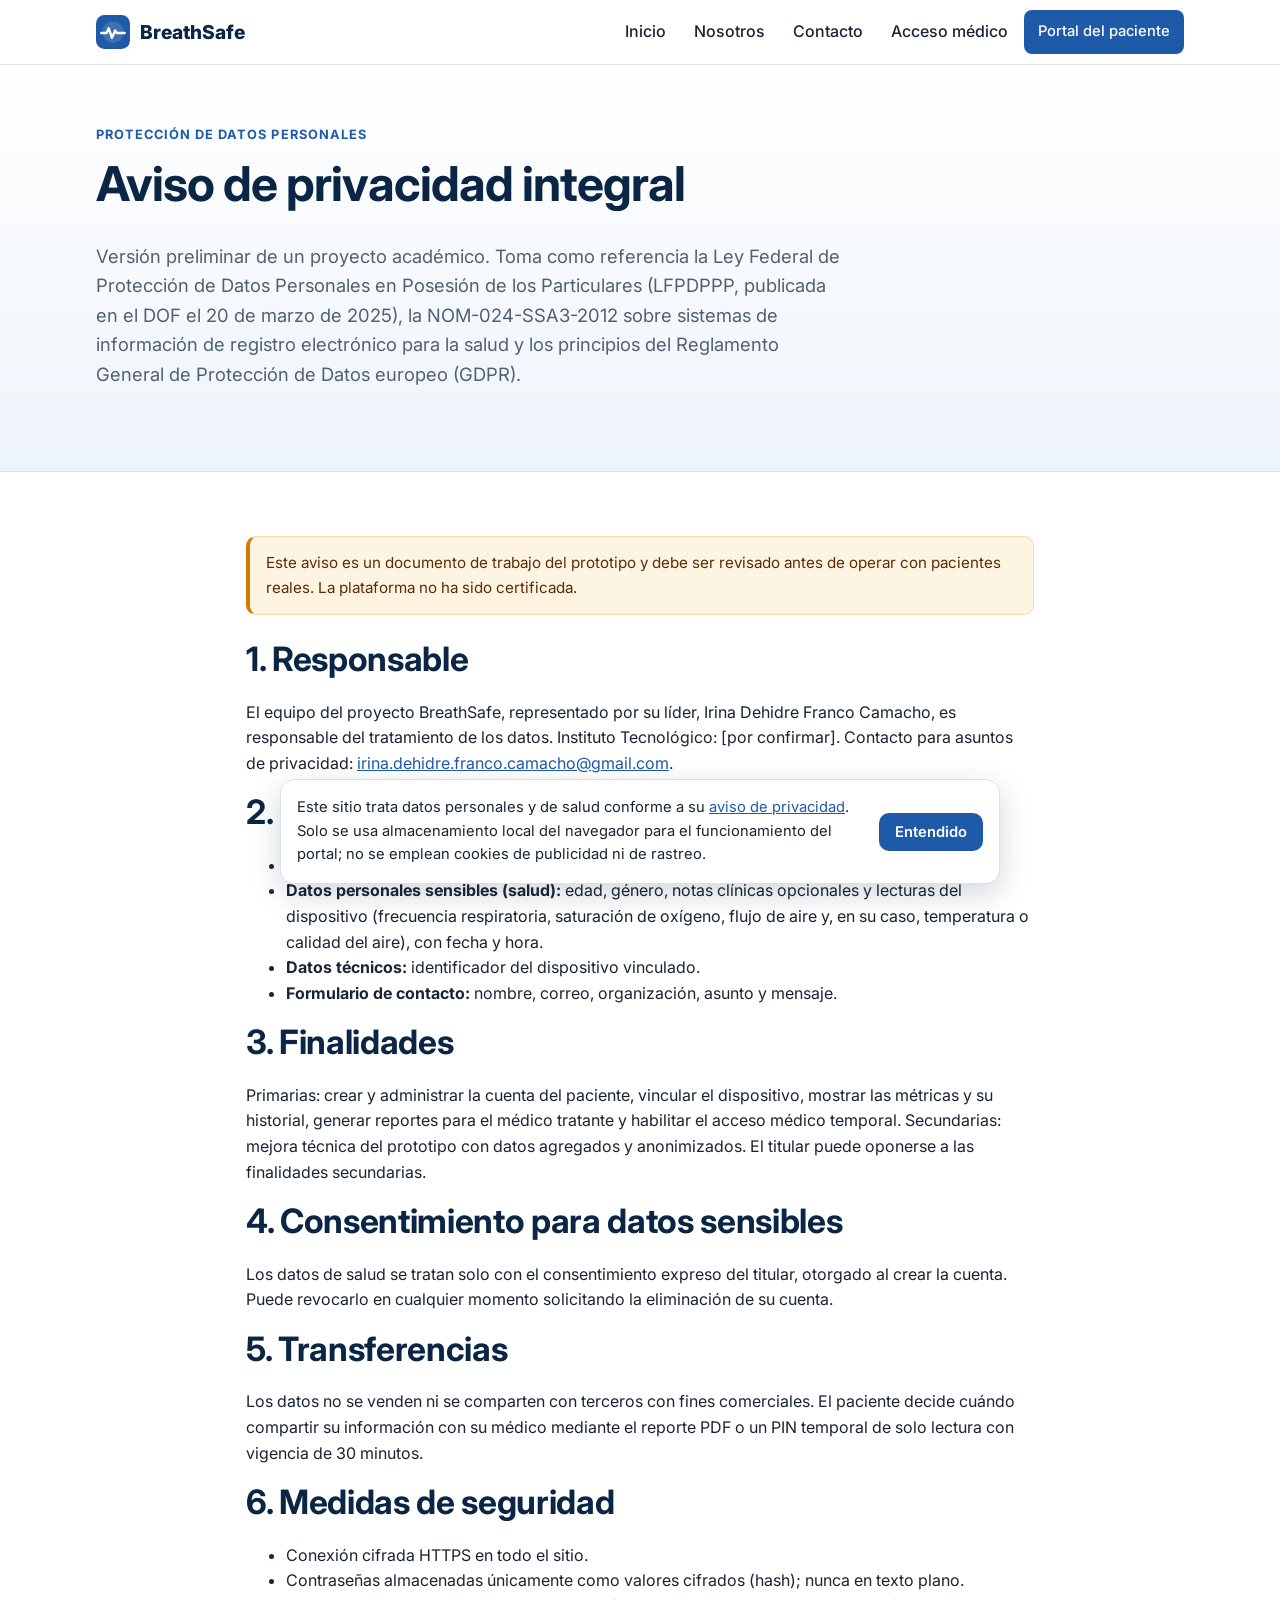
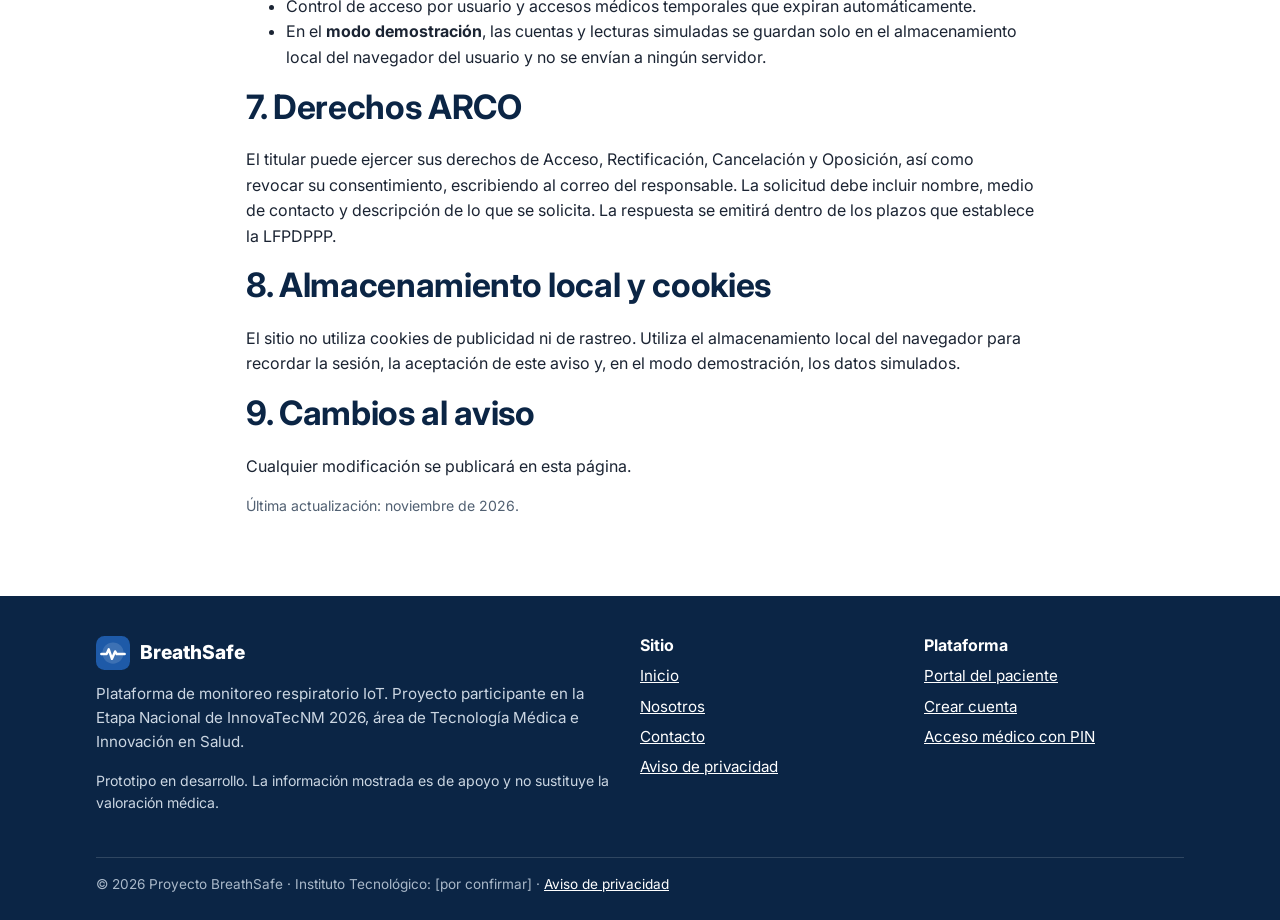
<file: privacidad.html>
<!doctype html>
<html lang="es">
<head>
<meta charset="utf-8">
<meta name="viewport" content="width=device-width, initial-scale=1">
<title>Aviso de privacidad · BreathSafe</title>
<meta name="description" content="Aviso de privacidad integral de la plataforma BreathSafe para el tratamiento de datos personales y datos de salud.">
<meta name="theme-color" content="#1E5AA8">
<meta property="og:title" content="Aviso de privacidad · BreathSafe">
<meta property="og:description" content="Aviso de privacidad integral de la plataforma BreathSafe para el tratamiento de datos personales y datos de salud.">
<meta property="og:type" content="website">
<link rel="icon" href="img/icon.svg" type="image/svg+xml">
<link rel="apple-touch-icon" href="img/icon-192.png">
<link rel="manifest" href="manifest.webmanifest">
<link rel="preconnect" href="https://fonts.googleapis.com">
<link rel="preconnect" href="https://fonts.gstatic.com" crossorigin>
<link href="https://fonts.googleapis.com/css2?family=Inter:wght@400;500;600;700;800&display=swap" rel="stylesheet">
<link rel="stylesheet" href="css/styles.css">
</head>
<body>
<a class="skip" href="#main">Saltar al contenido</a>
<header class="site-header">
  <nav class="container nav" aria-label="Principal">
    <a class="brand" href="index.html"><img src="img/logo.svg" alt="" width="34" height="34">BreathSafe</a>
    <button class="nav-toggle" aria-expanded="false" aria-controls="menu">Menú</button>
    <ul class="nav-links" id="menu">
      <li><a href="index.html">Inicio</a></li>
      <li><a href="nosotros.html">Nosotros</a></li>
      <li><a href="contacto.html">Contacto</a></li>
      <li><a href="medico.html">Acceso médico</a></li>
      <li><a class="btn btn-primary btn-sm" href="acceso.html">Portal del paciente</a></li>
    </ul>
  </nav>
</header>
<main id="main">
<section class="hero">
  <div class="container">
    <span class="eyebrow">Protección de datos personales</span>
    <h1>Aviso de privacidad integral</h1>
    <p class="lead">Versión preliminar de un proyecto académico. Toma como referencia la Ley Federal de Protección de Datos Personales en Posesión de los Particulares (LFPDPPP, publicada en el DOF el 20 de marzo de 2025), la NOM-024-SSA3-2012 sobre sistemas de información de registro electrónico para la salud y los principios del Reglamento General de Protección de Datos europeo (GDPR).</p>
  </div>
</section>
<section class="section section-alt">
  <div class="container" style="max-width:820px">
    <div class="notice notice-warn">Este aviso es un documento de trabajo del prototipo y debe ser revisado antes de operar con pacientes reales. La plataforma no ha sido certificada.</div>

    <h2 class="mt-2">1. Responsable</h2>
    <p>El equipo del proyecto BreathSafe, representado por su líder, Irina Dehidre Franco Camacho, es responsable del tratamiento de los datos. Instituto Tecnológico: [por confirmar]. Contacto para asuntos de privacidad: <a href="mailto:irina.dehidre.franco.camacho@gmail.com">irina.dehidre.franco.camacho@gmail.com</a>.</p>

    <h2>2. Datos que se recaban</h2>
    <ul>
      <li><strong>Identificación y contacto:</strong> nombre y correo electrónico.</li>
      <li><strong>Datos personales sensibles (salud):</strong> edad, género, notas clínicas opcionales y lecturas del dispositivo (frecuencia respiratoria, saturación de oxígeno, flujo de aire y, en su caso, temperatura o calidad del aire), con fecha y hora.</li>
      <li><strong>Datos técnicos:</strong> identificador del dispositivo vinculado.</li>
      <li><strong>Formulario de contacto:</strong> nombre, correo, organización, asunto y mensaje.</li>
    </ul>

    <h2>3. Finalidades</h2>
    <p>Primarias: crear y administrar la cuenta del paciente, vincular el dispositivo, mostrar las métricas y su historial, generar reportes para el médico tratante y habilitar el acceso médico temporal. Secundarias: mejora técnica del prototipo con datos agregados y anonimizados. El titular puede oponerse a las finalidades secundarias.</p>

    <h2>4. Consentimiento para datos sensibles</h2>
    <p>Los datos de salud se tratan solo con el consentimiento expreso del titular, otorgado al crear la cuenta. Puede revocarlo en cualquier momento solicitando la eliminación de su cuenta.</p>

    <h2>5. Transferencias</h2>
    <p>Los datos no se venden ni se comparten con terceros con fines comerciales. El paciente decide cuándo compartir su información con su médico mediante el reporte PDF o un PIN temporal de solo lectura con vigencia de 30 minutos.</p>

    <h2>6. Medidas de seguridad</h2>
    <ul>
      <li>Conexión cifrada HTTPS en todo el sitio.</li>
      <li>Contraseñas almacenadas únicamente como valores cifrados (hash); nunca en texto plano.</li>
      <li>Control de acceso por usuario y accesos médicos temporales que expiran automáticamente.</li>
      <li>En el <strong>modo demostración</strong>, las cuentas y lecturas simuladas se guardan solo en el almacenamiento local del navegador del usuario y no se envían a ningún servidor.</li>
    </ul>

    <h2>7. Derechos ARCO</h2>
    <p>El titular puede ejercer sus derechos de Acceso, Rectificación, Cancelación y Oposición, así como revocar su consentimiento, escribiendo al correo del responsable. La solicitud debe incluir nombre, medio de contacto y descripción de lo que se solicita. La respuesta se emitirá dentro de los plazos que establece la LFPDPPP.</p>

    <h2>8. Almacenamiento local y cookies</h2>
    <p>El sitio no utiliza cookies de publicidad ni de rastreo. Utiliza el almacenamiento local del navegador para recordar la sesión, la aceptación de este aviso y, en el modo demostración, los datos simulados.</p>

    <h2>9. Cambios al aviso</h2>
    <p>Cualquier modificación se publicará en esta página.</p>
    <p class="small muted">Última actualización: noviembre de 2026.</p>
  </div>
</section>
</main>
<footer class="site-footer">
  <div class="container">
    <div class="footer-grid">
      <div>
        <a class="brand" href="index.html" style="color:#fff"><img src="img/logo.svg" alt="" width="30" height="30">BreathSafe</a>
        <p class="mt-1">Plataforma de monitoreo respiratorio IoT. Proyecto participante en la Etapa Nacional de InnovaTecNM 2026, área de Tecnología Médica e Innovación en Salud.</p>
        <p class="small">Prototipo en desarrollo. La información mostrada es de apoyo y no sustituye la valoración médica.</p>
      </div>
      <div>
        <h4>Sitio</h4>
        <ul><li><a href="index.html">Inicio</a></li><li><a href="nosotros.html">Nosotros</a></li><li><a href="contacto.html">Contacto</a></li><li><a href="privacidad.html">Aviso de privacidad</a></li></ul>
      </div>
      <div>
        <h4>Plataforma</h4>
        <ul><li><a href="acceso.html">Portal del paciente</a></li><li><a href="acceso.html#registro">Crear cuenta</a></li><li><a href="medico.html">Acceso médico con PIN</a></li></ul>
      </div>
    </div>
    <div class="footer-bottom">© <span data-year>2026</span> Proyecto BreathSafe · Instituto Tecnológico: [por confirmar] · <a href="privacidad.html">Aviso de privacidad</a></div>
  </div>
</footer>
<div class="privacy-banner" id="privacy-banner" role="region" aria-label="Aviso de privacidad">
  <p>Este sitio trata datos personales y de salud conforme a su <a href="privacidad.html">aviso de privacidad</a>. Solo se usa almacenamiento local del navegador para el funcionamiento del portal; no se emplean cookies de publicidad ni de rastreo.</p>
  <button class="btn btn-primary btn-sm" id="privacy-accept">Entendido</button>
</div>
<script src="js/config.js"></script>
<script src="js/common.js"></script>
</body>
</html>
</file>
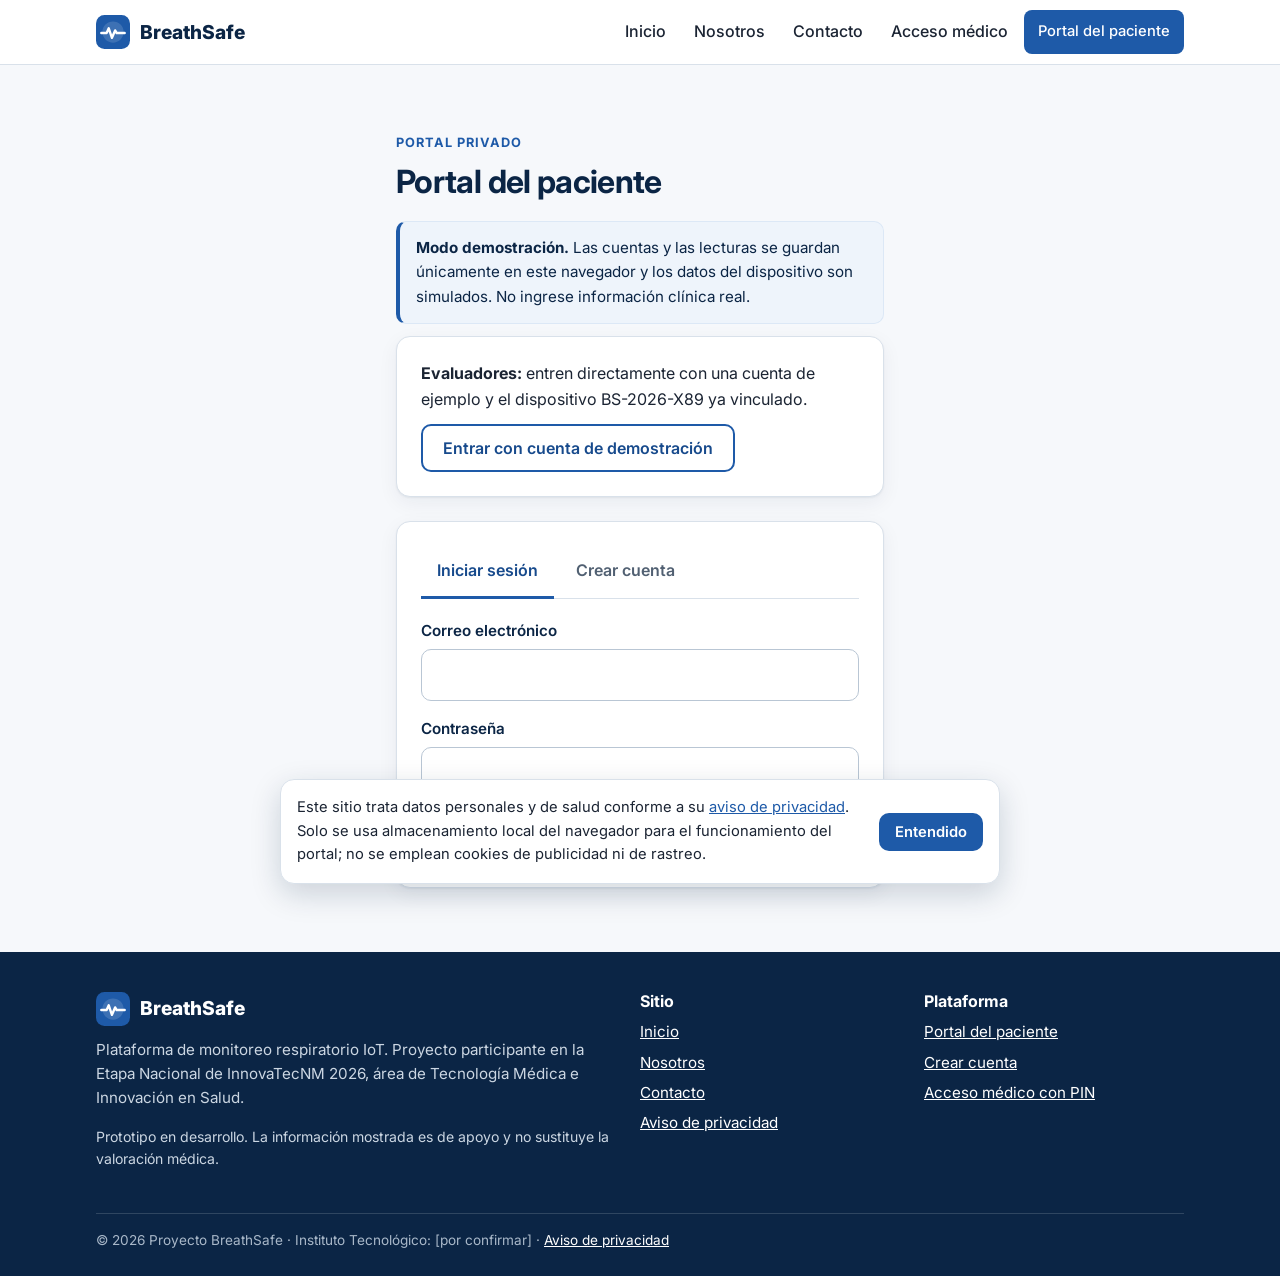
<file: vincular.html>
<!doctype html>
<html lang="es">
<head>
<meta charset="utf-8">
<meta name="viewport" content="width=device-width, initial-scale=1">
<title>Vincular prototipo · BreathSafe</title>
<meta name="description" content="Vinculación del dispositivo BreathSafe a la cuenta del paciente mediante código o QR.">
<meta name="theme-color" content="#1E5AA8">
<meta property="og:title" content="Vincular prototipo · BreathSafe">
<meta property="og:description" content="Vinculación del dispositivo BreathSafe a la cuenta del paciente mediante código o QR.">
<meta property="og:type" content="website">
<link rel="icon" href="img/icon.svg" type="image/svg+xml">
<link rel="apple-touch-icon" href="img/icon-192.png">
<link rel="manifest" href="manifest.webmanifest">
<link rel="preconnect" href="https://fonts.googleapis.com">
<link rel="preconnect" href="https://fonts.gstatic.com" crossorigin>
<link href="https://fonts.googleapis.com/css2?family=Inter:wght@400;500;600;700;800&display=swap" rel="stylesheet">
<link rel="stylesheet" href="css/styles.css">
</head>
<body>
<a class="skip" href="#main">Saltar al contenido</a>
<header class="site-header">
  <nav class="container nav" aria-label="Principal">
    <a class="brand" href="index.html"><img src="img/logo.svg" alt="" width="34" height="34">BreathSafe</a>
    <button class="nav-toggle" aria-expanded="false" aria-controls="menu">Menú</button>
    <ul class="nav-links" id="menu">
      <li><a href="index.html">Inicio</a></li>
      <li><a href="nosotros.html">Nosotros</a></li>
      <li><a href="contacto.html">Contacto</a></li>
      <li><a href="medico.html">Acceso médico</a></li>
      <li><a class="btn btn-primary btn-sm" href="acceso.html">Portal del paciente</a></li>
    </ul>
  </nav>
</header>
<main id="main">
<section class="section">
  <div class="container auth-wrap">
    <span class="eyebrow">Sincronización del prototipo</span>
    <h1 style="font-size:2rem">Vincular dispositivo</h1>
    <p class="muted">Sesión iniciada como <strong data-patient-name></strong>.</p>
    <div class="notice hidden" id="current-device">Dispositivo vinculado actualmente: <strong id="current-device-id"></strong>. Si vincula otro, reemplazará al actual. <a href="panel.html">Volver al panel</a>.</div>
    <div class="card mt-1">
      <form class="form" id="link-form" novalidate>
        <div class="field">
          <label for="device">Código único del dispositivo</label>
          <input id="device" name="device" placeholder="BS-2026-X89" autocomplete="off" autocapitalize="characters" spellcheck="false" pattern="BS-\d{4}-[A-Z0-9]{3}" required>
          <small>Se encuentra en la etiqueta del prototipo. Formato: BS-AAAA-XXX. Para la demostración puede usar <strong>BS-2026-X89</strong>.</small>
        </div>
        <button class="btn btn-primary" type="submit">Autorizar sincronización</button>
        <div class="form-msg" id="link-msg" role="status" aria-live="polite"></div>
      </form>
      <hr style="border:none;border-top:1px solid var(--line);margin:24px 0">
      <button class="btn btn-outline" id="btn-qr" type="button">Escanear código QR</button>
      <p class="small muted mt-1" id="qr-note">Permite leer el código QR del dispositivo con la cámara del teléfono.</p>
      <video id="qr-video" class="hidden" playsinline muted style="width:100%;border-radius:12px;margin-top:12px;background:#000"></video>
    </div>
  </div>
</section>
</main>
<footer class="site-footer">
  <div class="container">
    <div class="footer-grid">
      <div>
        <a class="brand" href="index.html" style="color:#fff"><img src="img/logo.svg" alt="" width="30" height="30">BreathSafe</a>
        <p class="mt-1">Plataforma de monitoreo respiratorio IoT. Proyecto participante en la Etapa Nacional de InnovaTecNM 2026, área de Tecnología Médica e Innovación en Salud.</p>
        <p class="small">Prototipo en desarrollo. La información mostrada es de apoyo y no sustituye la valoración médica.</p>
      </div>
      <div>
        <h4>Sitio</h4>
        <ul><li><a href="index.html">Inicio</a></li><li><a href="nosotros.html">Nosotros</a></li><li><a href="contacto.html">Contacto</a></li><li><a href="privacidad.html">Aviso de privacidad</a></li></ul>
      </div>
      <div>
        <h4>Plataforma</h4>
        <ul><li><a href="acceso.html">Portal del paciente</a></li><li><a href="acceso.html#registro">Crear cuenta</a></li><li><a href="medico.html">Acceso médico con PIN</a></li></ul>
      </div>
    </div>
    <div class="footer-bottom">© <span data-year>2026</span> Proyecto BreathSafe · Instituto Tecnológico: [por confirmar] · <a href="privacidad.html">Aviso de privacidad</a></div>
  </div>
</footer>
<div class="privacy-banner" id="privacy-banner" role="region" aria-label="Aviso de privacidad">
  <p>Este sitio trata datos personales y de salud conforme a su <a href="privacidad.html">aviso de privacidad</a>. Solo se usa almacenamiento local del navegador para el funcionamiento del portal; no se emplean cookies de publicidad ni de rastreo.</p>
  <button class="btn btn-primary btn-sm" id="privacy-accept">Entendido</button>
</div>
<script src="js/config.js"></script>
<script src="js/common.js"></script>
<script src="js/sim.js"></script>
<script src="js/api.js"></script>
<script src="js/vincular.js"></script>
</body>
</html>
</file>
<file: css/styles.css>
/* BreathSafe — hoja de estilos principal */
:root{
  --navy:#0B2545; --blue:#1E5AA8; --blue-600:#174A8C; --blue-50:#EEF4FB; --blue-100:#DCE8F6;
  --sky:#5AA9E6; --ink:#1B2433; --muted:#516072; --line:#D9E1EA; --bg:#F6F8FB; --white:#FFFFFF;
  --ok:#166534; --ok-bg:#E8F5EC; --warn:#92400E; --warn-bg:#FEF4E2; --crit:#B91C1C; --crit-bg:#FDECEC;
  --radius:14px; --shadow:0 1px 2px rgba(11,37,69,.06),0 6px 20px rgba(11,37,69,.06);
  --font:"Inter",system-ui,-apple-system,"Segoe UI",Roboto,Arial,sans-serif;
}
*{box-sizing:border-box}
html{scroll-behavior:smooth}
body{margin:0;font-family:var(--font);color:var(--ink);background:var(--bg);line-height:1.6;font-size:16px;-webkit-font-smoothing:antialiased}
img{max-width:100%;display:block}
a{color:var(--blue)}
a:hover{color:var(--blue-600)}
h1,h2,h3,h4{color:var(--navy);line-height:1.2;margin:0 0 .6em}
h1{font-size:clamp(1.9rem,4.5vw,3rem);letter-spacing:-.02em}
h2{font-size:clamp(1.5rem,3vw,2.1rem);letter-spacing:-.01em}
h3{font-size:1.15rem}
p{margin:0 0 1em}
.container{width:100%;max-width:1120px;margin:0 auto;padding:0 16px}
.skip{position:absolute;left:-999px}.skip:focus{left:16px;top:8px;background:#fff;padding:8px;z-index:100}
:focus-visible{outline:3px solid var(--sky);outline-offset:2px}

/* Encabezado */
.site-header{background:var(--white);border-bottom:1px solid var(--line);position:sticky;top:0;z-index:50}
.nav{display:flex;align-items:center;justify-content:space-between;gap:12px;min-height:64px}
.brand{display:flex;align-items:center;gap:10px;text-decoration:none;color:var(--navy);font-weight:800;font-size:1.2rem}
.brand img{width:34px;height:34px}
.nav-links{display:flex;align-items:center;gap:4px;list-style:none;margin:0;padding:0}
.nav-links a{display:block;padding:8px 12px;border-radius:8px;text-decoration:none;color:var(--ink);font-weight:500}
.nav-links a:not(.btn):hover,.nav-links a[aria-current="page"]:not(.btn){background:var(--blue-50);color:var(--blue-600)}
.nav-toggle{display:none;background:none;border:1px solid var(--line);border-radius:8px;padding:8px 10px;font-size:1rem;cursor:pointer;color:var(--navy)}
@media (max-width:860px){
  .nav-toggle{display:block}
  .nav-links{display:none;position:absolute;top:64px;left:0;right:0;background:#fff;flex-direction:column;align-items:stretch;padding:8px 16px 16px;border-bottom:1px solid var(--line)}
  .nav-links.open{display:flex}
  .nav-links .btn{text-align:center;margin-top:6px}
}

/* Botones */
.btn{display:inline-flex;align-items:center;justify-content:center;gap:8px;padding:12px 20px;border-radius:10px;border:2px solid transparent;font-weight:600;font-size:1rem;text-decoration:none;cursor:pointer;font-family:inherit;min-height:44px;transition:background .15s}
.btn-primary{background:var(--blue);color:#fff}.btn-primary:hover{background:var(--blue-600);color:#fff}
.btn-outline{background:#fff;color:var(--blue-600);border-color:var(--blue)}.btn-outline:hover{background:var(--blue-50)}
.btn-ghost{background:transparent;color:var(--blue-600)}
.btn-danger{background:var(--crit);color:#fff}
.btn-sm{padding:8px 14px;min-height:38px;font-size:.92rem}
.nav-links a.btn-primary{color:#fff}.nav-links a.btn-primary:hover{background:var(--blue-600);color:#fff}

/* Secciones */
.section{padding:64px 0}
.section-alt{background:var(--white)}
.eyebrow{display:inline-block;font-size:.8rem;font-weight:700;letter-spacing:.08em;text-transform:uppercase;color:var(--blue);margin-bottom:10px}
.lead{font-size:1.15rem;color:var(--muted);max-width:62ch}
.hero{background:linear-gradient(180deg,#fff 0%,var(--blue-50) 100%);padding:56px 0 64px;border-bottom:1px solid var(--line)}
.hero-grid{display:grid;grid-template-columns:1.1fr .9fr;gap:40px;align-items:center}
.hero-actions{display:flex;flex-wrap:wrap;gap:12px;margin:24px 0}
.hero-meta{font-size:.9rem;color:var(--muted)}
@media (max-width:860px){.hero-grid{grid-template-columns:1fr}}
.grid{display:grid;gap:20px}
.grid-2{grid-template-columns:repeat(2,1fr)}.grid-3{grid-template-columns:repeat(3,1fr)}.grid-4{grid-template-columns:repeat(4,1fr)}
@media (max-width:900px){.grid-3,.grid-4{grid-template-columns:repeat(2,1fr)}}
@media (max-width:600px){.grid-2,.grid-3,.grid-4{grid-template-columns:1fr}}
.card{background:var(--white);border:1px solid var(--line);border-radius:var(--radius);padding:24px;box-shadow:var(--shadow)}
.card h3{margin-top:0}
.icon{width:44px;height:44px;border-radius:12px;background:var(--blue-50);color:var(--blue);display:grid;place-items:center;margin-bottom:14px}
.icon svg{width:24px;height:24px}
.placeholder{border:2px dashed #9FB3C8;background:repeating-linear-gradient(45deg,#F3F6FA,#F3F6FA 10px,#EAF0F6 10px,#EAF0F6 20px);border-radius:var(--radius);color:var(--muted);display:grid;place-items:center;text-align:center;padding:24px;min-height:200px;font-size:.95rem}
.placeholder strong{display:block;color:var(--navy)}
.ratio-16x9{aspect-ratio:16/9;min-height:0}
.list-check{list-style:none;padding:0;margin:0}
.list-check li{padding-left:28px;position:relative;margin-bottom:10px}
.list-check li::before{content:"";position:absolute;left:0;top:.45em;width:16px;height:16px;border-radius:50%;background:var(--blue-100) url("data:image/svg+xml,%3Csvg xmlns='http://www.w3.org/2000/svg' viewBox='0 0 16 16'%3E%3Cpath d='M4 8.5l2.5 2.5L12 5.5' fill='none' stroke='%231E5AA8' stroke-width='2'/%3E%3C/svg%3E") center/12px no-repeat}
.steps{counter-reset:s;list-style:none;padding:0;margin:0;display:grid;gap:16px}
.steps li{counter-increment:s;position:relative;padding:18px 18px 18px 64px;background:#fff;border:1px solid var(--line);border-radius:var(--radius)}
.steps li::before{content:counter(s);position:absolute;left:18px;top:18px;width:32px;height:32px;border-radius:50%;background:var(--blue);color:#fff;font-weight:700;display:grid;place-items:center}
.notice{background:var(--blue-50);border:1px solid var(--blue-100);border-left:4px solid var(--blue);border-radius:10px;padding:14px 16px;color:var(--navy);font-size:.95rem}
.notice-warn{background:var(--warn-bg);border-color:#F5D9A8;border-left-color:#D97706;color:#5B2C06}
.badge{display:inline-flex;align-items:center;gap:6px;font-size:.8rem;font-weight:700;padding:4px 10px;border-radius:999px;background:var(--blue-50);color:var(--blue-600)}
.tag-demo{background:#FFF7E6;color:#7A4A00;border:1px solid #F3D49B}

/* Tarjetas directivas */
.leader{display:flex;flex-direction:column;gap:6px}
.leader .avatar{width:72px;height:72px;border-radius:50%;background:var(--blue-100);color:var(--blue-600);display:grid;place-items:center;font-weight:800;font-size:1.4rem;margin-bottom:8px}
.leader .role{font-size:.85rem;font-weight:700;color:var(--blue);text-transform:uppercase;letter-spacing:.06em}
.leader dl{margin:8px 0 0;display:grid;grid-template-columns:auto 1fr;gap:4px 12px;font-size:.95rem}
.leader dt{color:var(--muted)}.leader dd{margin:0;word-break:break-word}

/* Formularios */
.form{display:grid;gap:16px}
.field{display:grid;gap:6px}
.field label{font-weight:600;font-size:.95rem;color:var(--navy)}
.field small{color:var(--muted)}
input,select,textarea{font:inherit;padding:12px 14px;border:1.5px solid #B9C6D4;border-radius:10px;background:#fff;color:var(--ink);width:100%;min-height:44px}
input:focus,select:focus,textarea:focus{border-color:var(--blue);outline:none;box-shadow:0 0 0 3px rgba(30,90,168,.18)}
textarea{min-height:130px;resize:vertical}
.form-row{display:grid;grid-template-columns:1fr 1fr;gap:16px}
@media (max-width:600px){.form-row{grid-template-columns:1fr}}
.form-msg{padding:12px 14px;border-radius:10px;font-weight:500;display:none}
.form-msg.show{display:block}
.form-msg.ok{background:var(--ok-bg);color:var(--ok)}
.form-msg.err{background:var(--crit-bg);color:var(--crit)}
.tabs{display:flex;gap:6px;border-bottom:1px solid var(--line);margin-bottom:20px}
.tab{background:none;border:none;padding:12px 16px;font:inherit;font-weight:600;color:var(--muted);cursor:pointer;border-bottom:3px solid transparent;margin-bottom:-1px}
.tab[aria-selected="true"]{color:var(--blue-600);border-bottom-color:var(--blue)}
.auth-wrap{max-width:520px;margin:0 auto}

/* Pie */
.site-footer{background:var(--navy);color:#CBD6E2;padding:40px 0 24px;font-size:.95rem}
.site-footer a{color:#fff}
.footer-grid{display:grid;grid-template-columns:2fr 1fr 1fr;gap:24px}
@media (max-width:700px){.footer-grid{grid-template-columns:1fr}}
.site-footer h4{color:#fff;font-size:1rem}
.site-footer ul{list-style:none;padding:0;margin:0}
.site-footer li{margin-bottom:6px}
.footer-bottom{border-top:1px solid rgba(255,255,255,.15);margin-top:28px;padding-top:16px;font-size:.85rem;color:#A9B8C9}

/* Banner de privacidad */
.privacy-banner{position:fixed;left:16px;right:16px;bottom:16px;max-width:720px;margin:0 auto;background:#fff;border:1px solid var(--line);box-shadow:0 10px 30px rgba(11,37,69,.18);border-radius:14px;padding:16px;display:none;gap:12px;align-items:center;z-index:80}
.privacy-banner.show{display:flex}
.privacy-banner p{margin:0;font-size:.92rem}
@media (max-width:600px){.privacy-banner{flex-direction:column;align-items:stretch}}

/* Portal / panel */
.app-bar{background:#fff;border-bottom:1px solid var(--line);padding:16px 0}
.app-bar .container{display:flex;flex-wrap:wrap;gap:12px;align-items:center;justify-content:space-between}
.app-actions{display:flex;flex-wrap:wrap;gap:8px}
.status-pill{display:inline-flex;align-items:center;gap:8px;padding:6px 12px;border-radius:999px;font-weight:700;font-size:.9rem}
.status-pill::before{content:"";width:10px;height:10px;border-radius:50%;background:currentColor}
.st-ok{background:var(--ok-bg);color:var(--ok)}.st-warn{background:var(--warn-bg);color:var(--warn)}.st-crit{background:var(--crit-bg);color:var(--crit)}.st-na{background:#EEF1F5;color:var(--muted)}
.kpi{position:relative;border-left:6px solid #C5D2E0}
.kpi.ok{border-left-color:#22A355}.kpi.warn{border-left-color:#E59E0B}.kpi.crit{border-left-color:#DC2626}
.kpi .label{font-size:.88rem;color:var(--muted);font-weight:600;padding-right:92px;min-height:2.6em}
.kpi .value{font-size:2.3rem;font-weight:800;color:var(--navy);line-height:1.1;font-variant-numeric:tabular-nums;margin:6px 0}
.kpi .unit{font-size:1rem;font-weight:600;color:var(--muted);margin-left:4px}
.kpi .range{font-size:.8rem;color:var(--muted)}
.kpi .status-pill{position:absolute;top:16px;right:16px;font-size:.75rem;padding:4px 10px}
.toolbar{display:flex;flex-wrap:wrap;gap:8px;align-items:center;justify-content:space-between;margin-bottom:16px}
.seg{display:inline-flex;background:#EEF2F7;border-radius:10px;padding:4px;flex-wrap:wrap}
.seg button{border:none;background:none;padding:8px 14px;border-radius:8px;font:inherit;font-weight:600;color:var(--muted);cursor:pointer;min-height:38px}
.seg button[aria-pressed="true"]{background:#fff;color:var(--blue-600);box-shadow:0 1px 3px rgba(0,0,0,.08)}
.chart-box{position:relative;height:300px}
table.data{width:100%;border-collapse:collapse;font-size:.95rem}
table.data th,table.data td{padding:10px 12px;border-bottom:1px solid var(--line);text-align:left}
table.data th{background:#F1F5FA;color:var(--navy);font-weight:700;font-size:.85rem}
table.data td.num{font-variant-numeric:tabular-nums;text-align:right}
table.data th.num{text-align:right}
.table-wrap{overflow-x:auto}
.alert-list{list-style:none;margin:0;padding:0;max-height:320px;overflow:auto}
.alert-list li{display:flex;gap:10px;align-items:flex-start;padding:10px 0;border-bottom:1px solid var(--line);font-size:.92rem}
.alert-list .dot{flex:none;width:10px;height:10px;border-radius:50%;margin-top:7px}
.dot.warn{background:#E59E0B}.dot.crit{background:#DC2626}
.pin-display{font-size:2.4rem;letter-spacing:.3em;font-weight:800;color:var(--navy);font-variant-numeric:tabular-nums;text-align:center;padding:12px;background:var(--blue-50);border-radius:12px}
.pin-input{font-size:1.8rem;letter-spacing:.4em;text-align:center;font-weight:700}
.muted{color:var(--muted)}
.small{font-size:.88rem}
.hidden{display:none!important}
.mt-0{margin-top:0}.mt-1{margin-top:12px}.mt-2{margin-top:24px}.mt-3{margin-top:40px}
.mb-0{margin-bottom:0}
.flex{display:flex;gap:12px;align-items:center;flex-wrap:wrap}
.between{justify-content:space-between}

/* Modo médico: alta densidad, sin navegación */
body.medical-mode .site-header,body.medical-mode .site-footer,body.medical-mode .hide-in-medical,body.medical-mode .privacy-banner{display:none!important}
body.medical-mode{background:#fff;font-size:15px}
body.medical-mode .section{padding:20px 0}
body.medical-mode .card{box-shadow:none;padding:16px}
body.medical-mode .kpi .value{font-size:1.9rem}
body.medical-mode .chart-box{height:240px}
.medical-header{display:none}
body.medical-mode .medical-header{display:flex}
.medical-header{background:var(--navy);color:#fff;padding:12px 0}
.medical-header .container{display:flex;justify-content:space-between;align-items:center;gap:12px;flex-wrap:wrap}
.medical-header strong{color:#fff}
.medical-header .btn{background:#fff;color:var(--navy)}

@media print{.site-header,.site-footer,.privacy-banner,.app-actions,.no-print{display:none!important}body{background:#fff}}
@media (prefers-reduced-motion:reduce){html{scroll-behavior:auto}*{transition:none!important;animation:none!important}}
</file>
